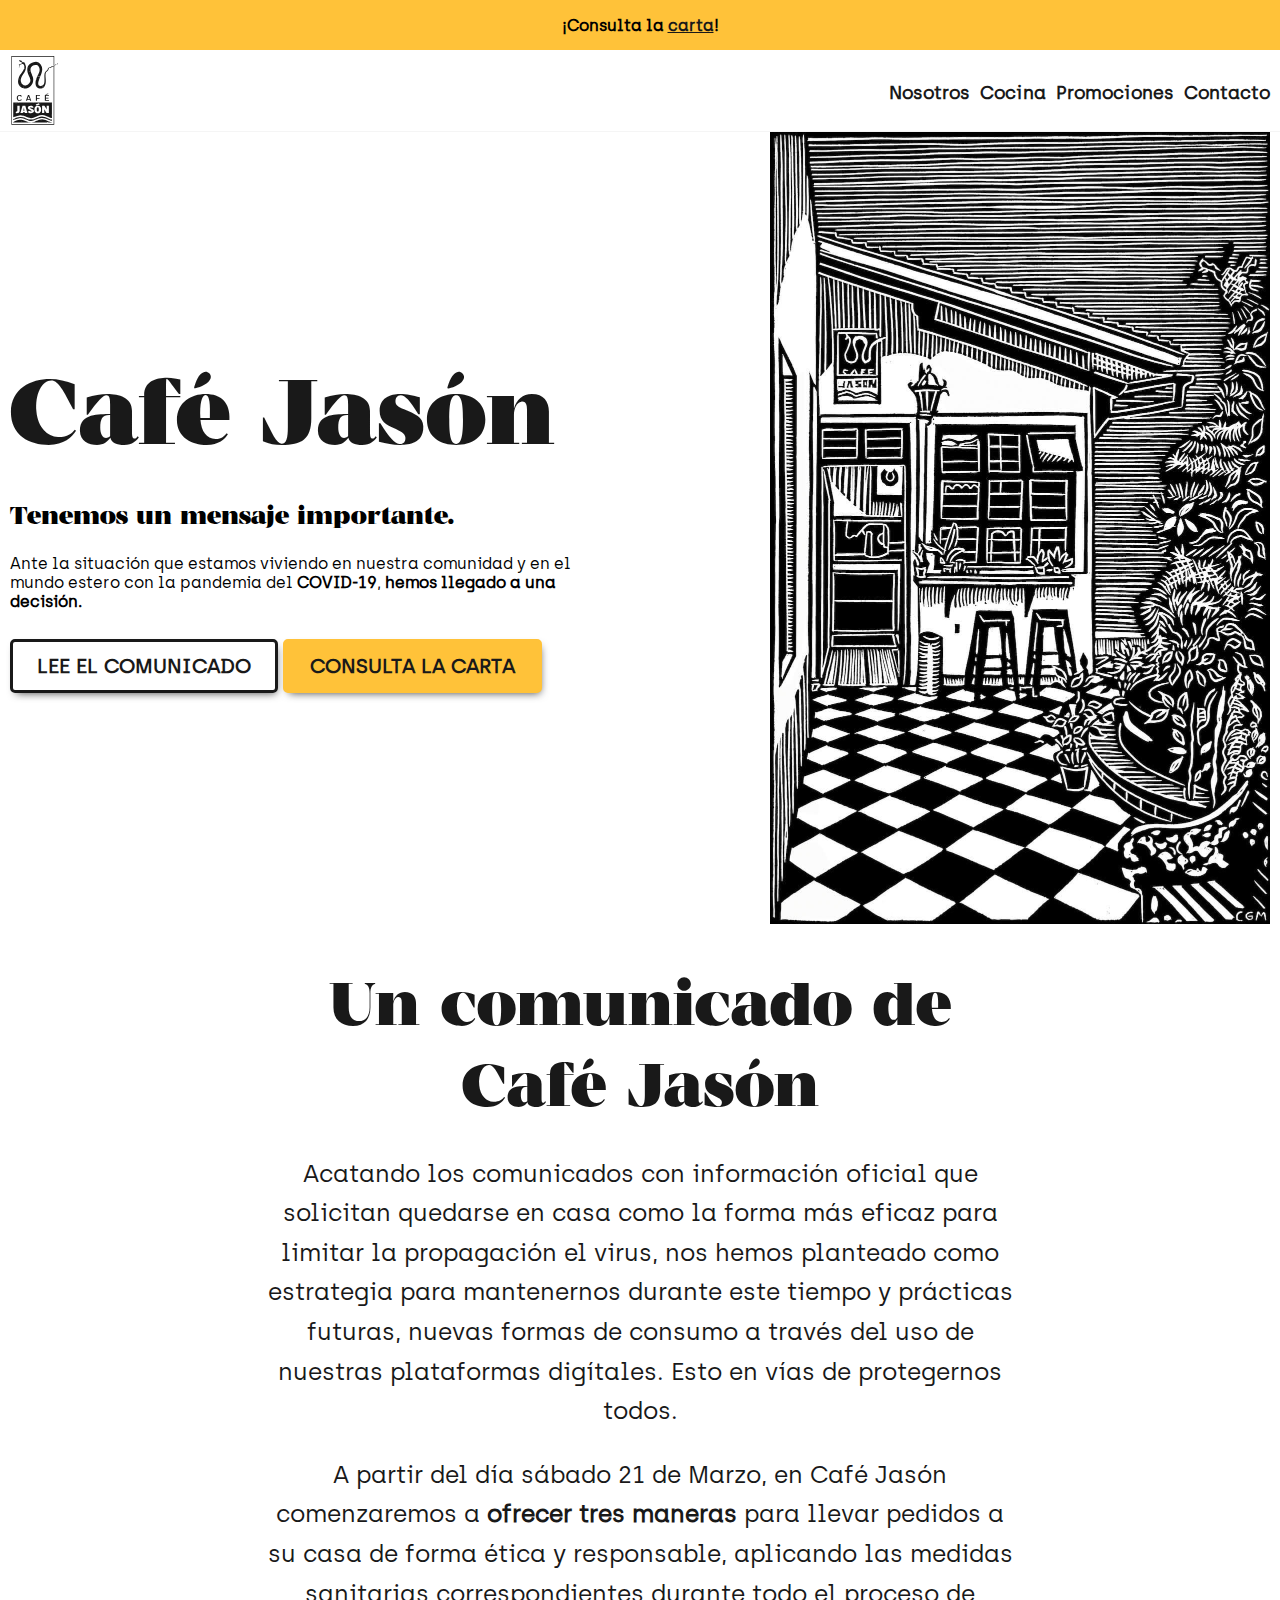
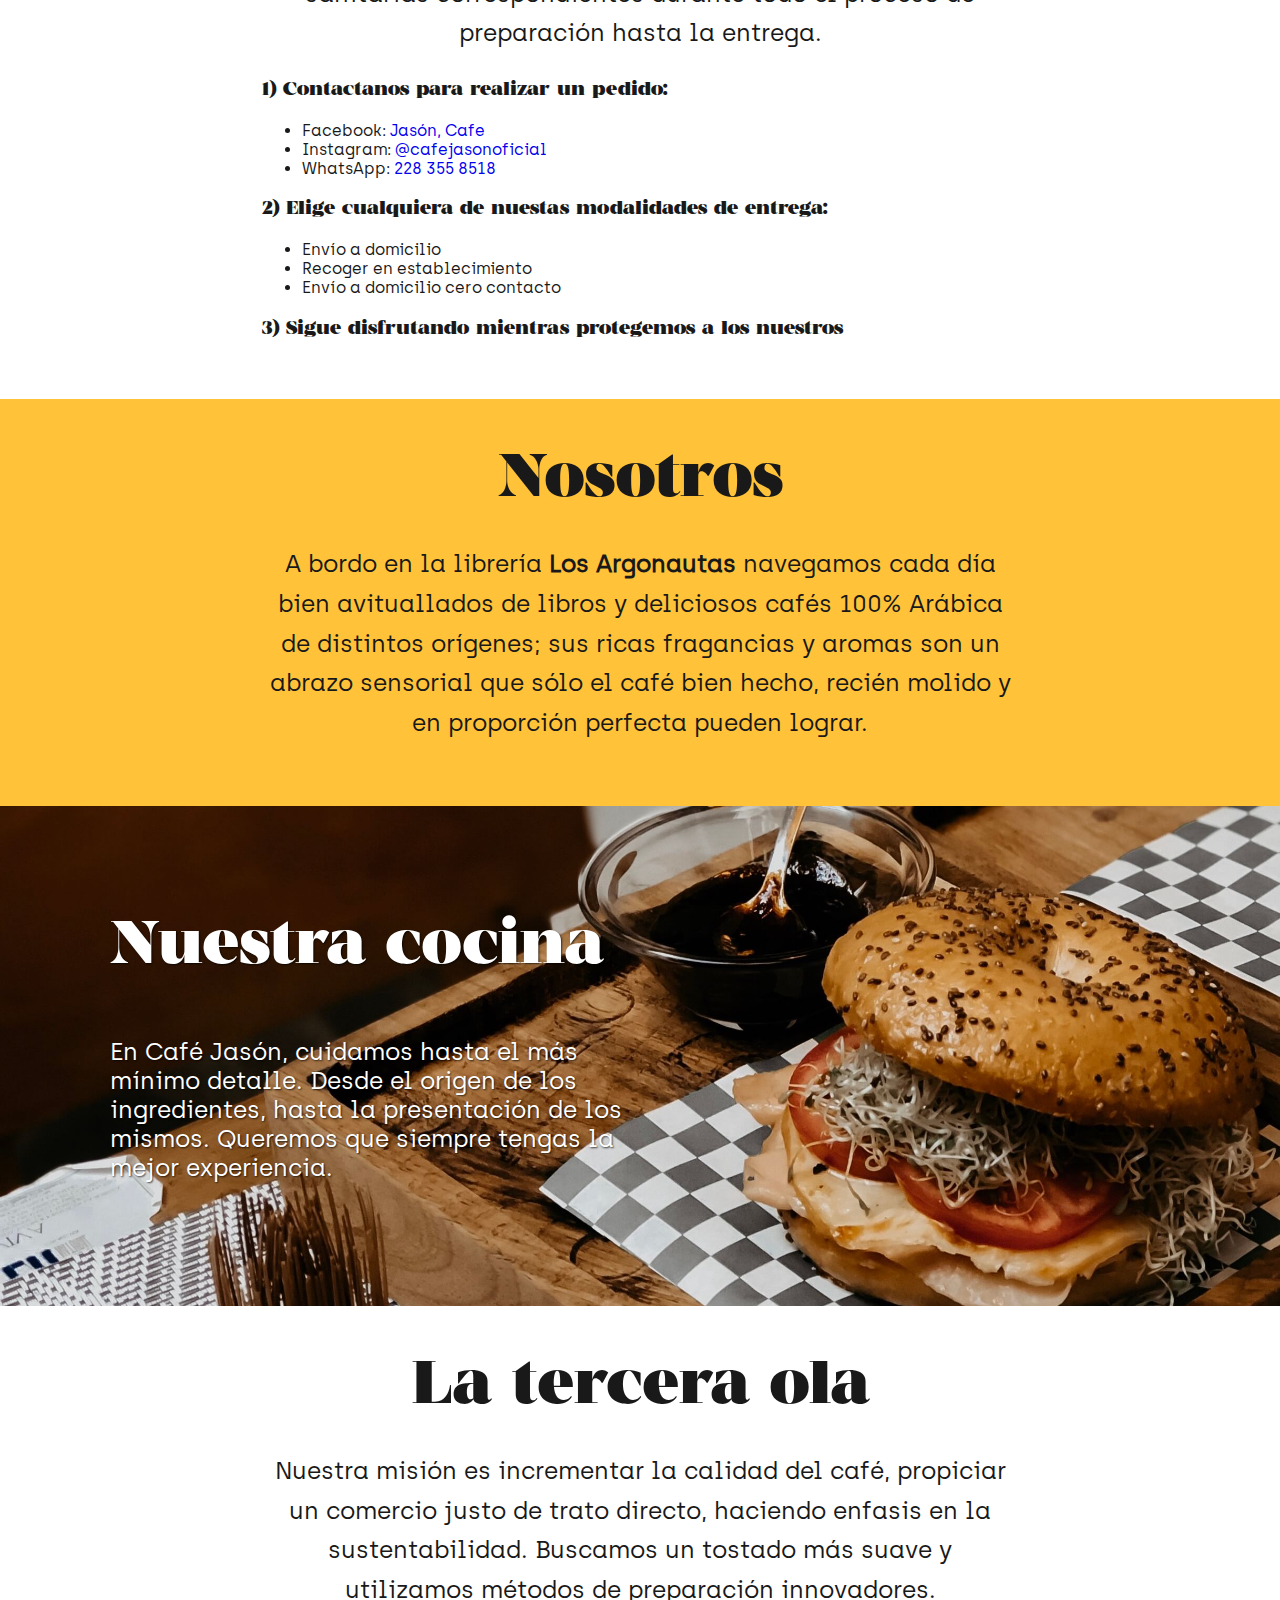
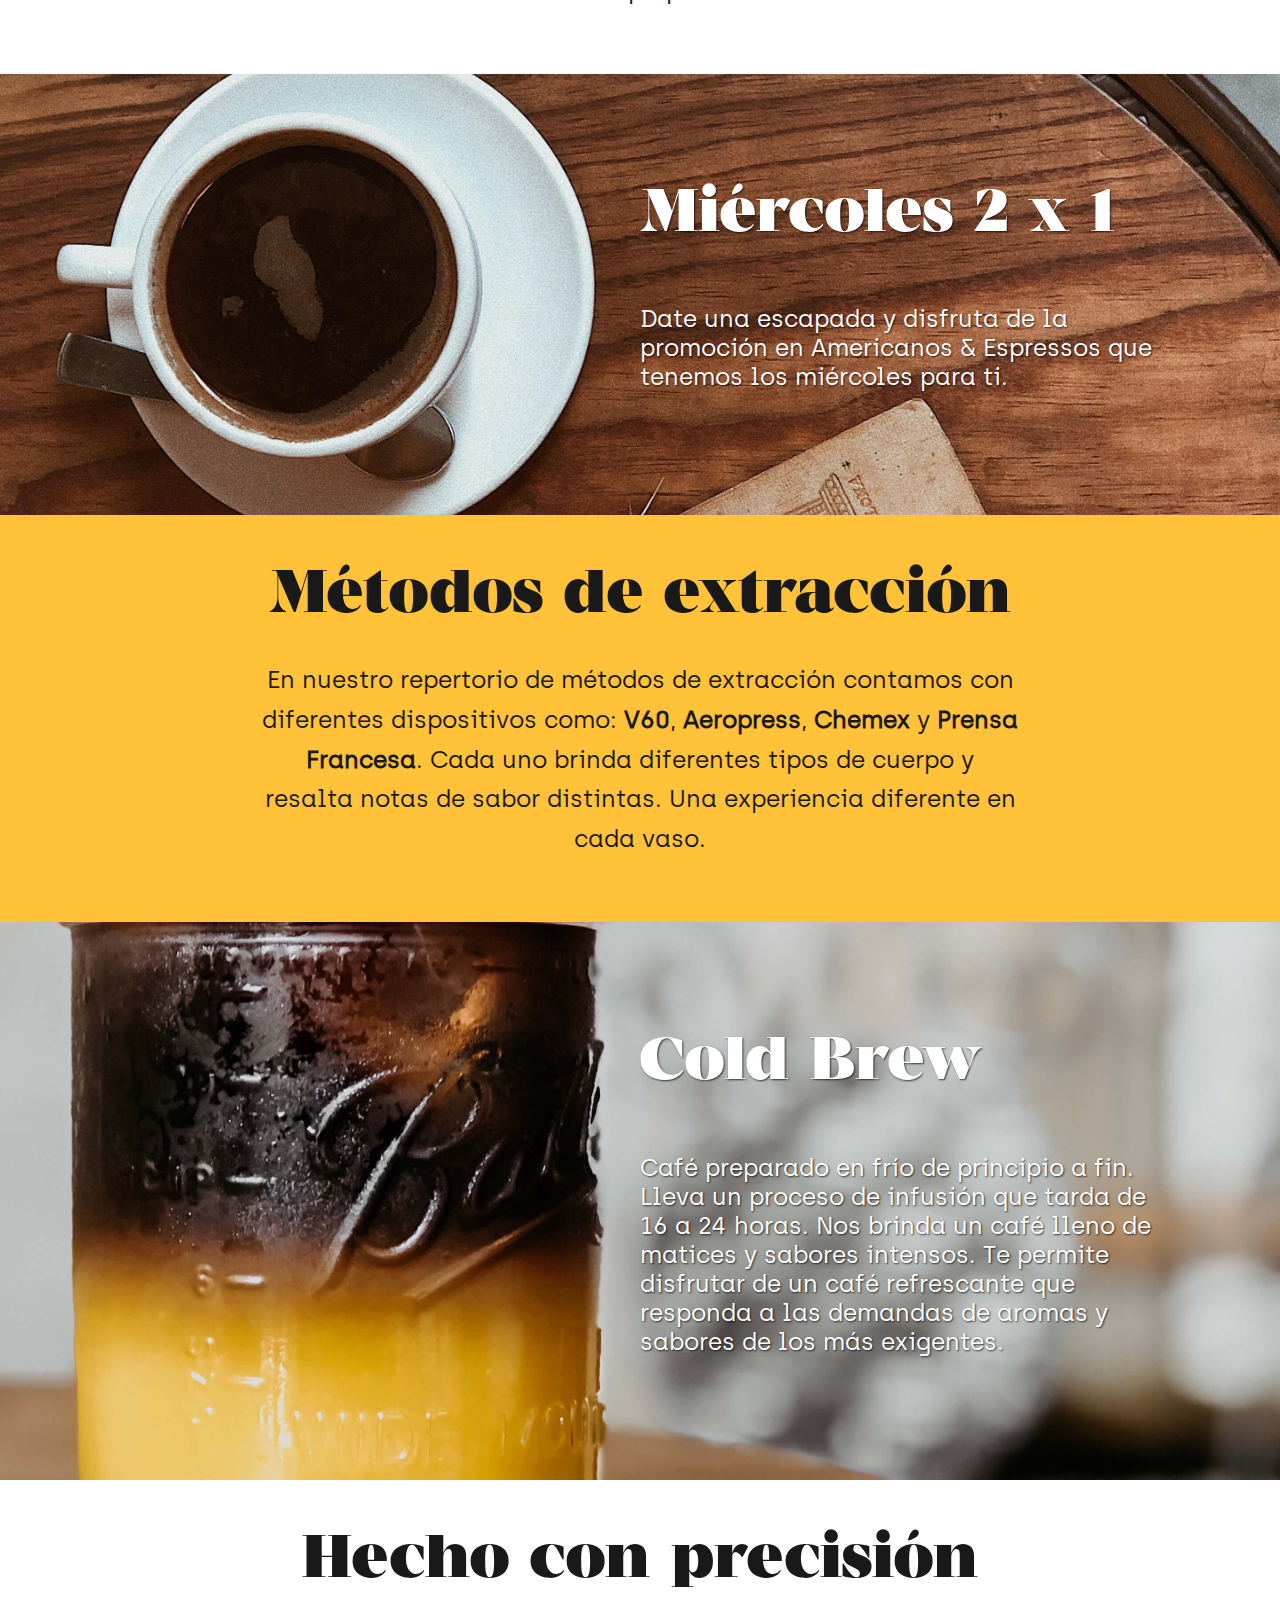
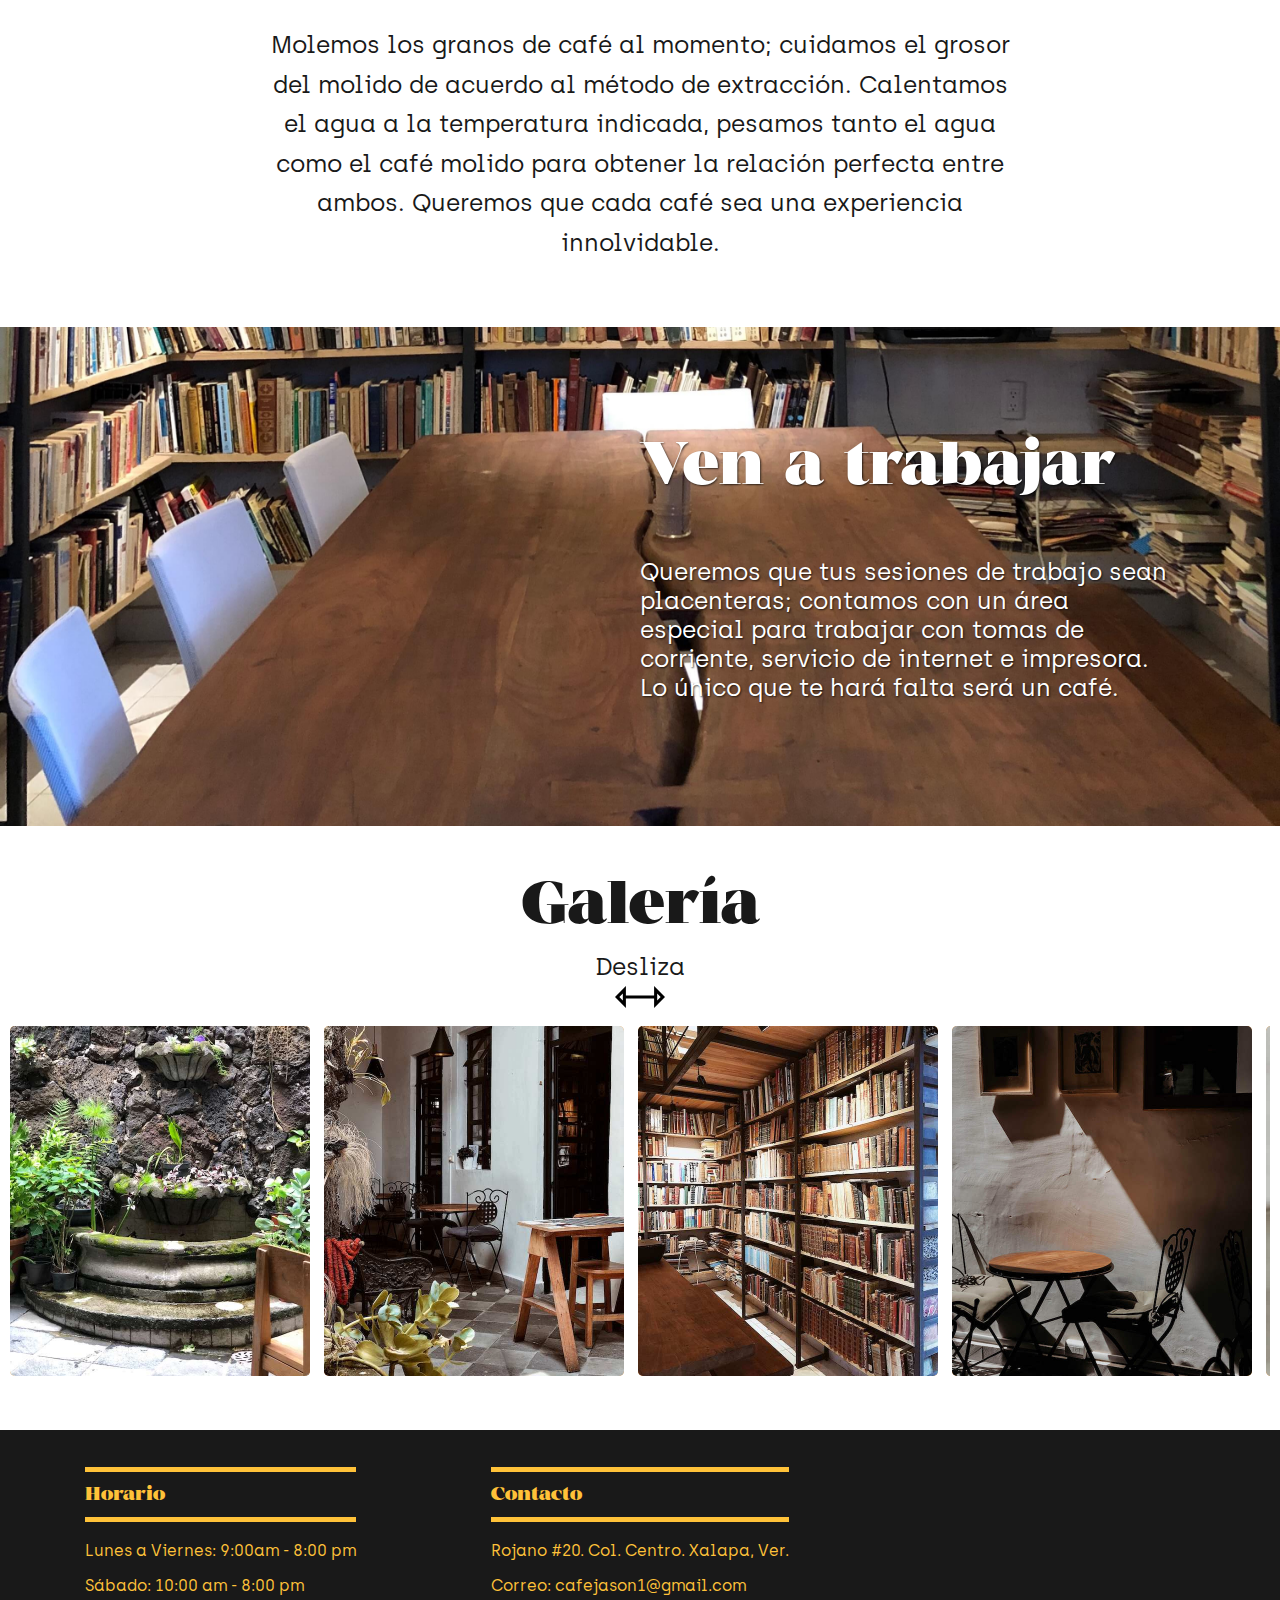
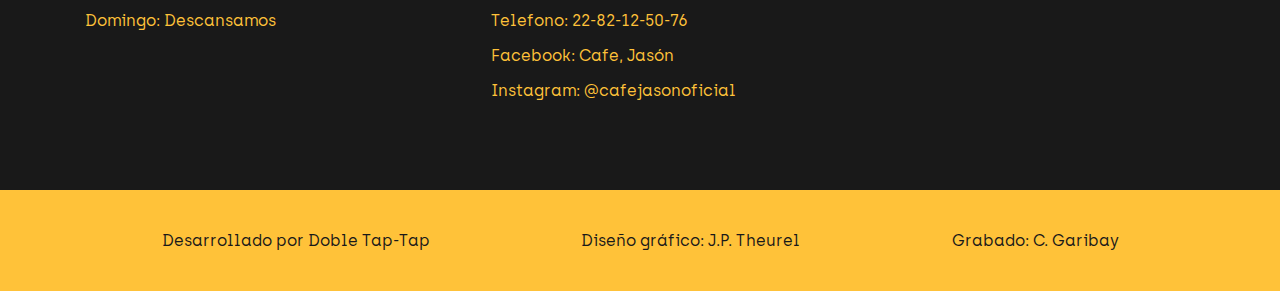
<file: index.html>
<!DOCTYPE html>
<html lang="es">
<head>
    <meta charset="UTF-8">
    <meta name="viewport" content="width=device-width, initial-scale=1.0">
    <meta http-equiv="X-UA-Compatible" content="ie=edge">
    <link rel="shortcut icon" href="./img/favicon.png" type="image/x-icon">
    <title>Café Jasón</title>
    <style>@font-face{font-family:Coachella;src:url("./fonts/Coachella-Regular.otf")}@font-face{font-family:Coachella;src:url("./fonts/Coachella-Black.otf");font-weight:700;font-style:bold}@font-face{font-family:Archia;src:url("./fonts/Archia-regular.ttf")}@font-face{font-family:'icomoon';src:url('./fonts/icomoon.eot?tc7q2y');src:url('./fonts/icomoon.eot?tc7q2y#iefix') format('embedded-opentype'),url('./fonts/icomoon.ttf?tc7q2y') format('truetype'),url('./fonts/icomoon.woff?tc7q2y') format('woff'),url('../fonts/icomoon.svg?tc7q2y#icomoon') format('svg');font-weight:normal;font-style:normal}:root{--primary-color: #9E9E9E;--dark-primary-color: #616161;--light-primary-color: #FFF;--light-accent-color: #ffc239;--dark-accent-color: #F29C3C;--dark-primary-text: #191919;--light-primary-text: #757575;--divider-color: #F5F5F5;--transparent-black: rgba(0, 0, 0, 0.5)}*{box-sizing:border-box}body{margin:0;padding:0;background:var(--light-primary-color);font-family:Archia,sans-serif}h1{font-family:Coachella,sans-serif}a{text-decoration:none}header{position:-webkit-sticky;position:sticky;top:0;z-index:999}.wrapper{max-width:1280px;margin:0 auto;padding:0 10px;height:inherit}[class^="icon-"]{font-family:'icomoon'!important;font-style:normal;font-weight:normal;font-variant:normal;text-transform:none;line-height:1;-webkit-font-smoothing:antialiased;-moz-osx-font-smoothing:grayscale}.icon-menu:before{content:"\e9bd"}.burger-button{display:none;position:fixed;right:5px;top:0px;width:50px;height:50px;font-size:24px;border-radius:50%;line-height:50px;text-align:center;z-index:1000}.fake-header{background:var(--light-accent-color);height:50px;display:flex;justify-content:center;align-items:center}.header-message a{color:var(--dark-primary-text);text-decoration:underline}.main-header{border-bottom:1px solid var(--divider-color);background:white}.main-navbar-container{padding-top:5px;display:flex;justify-content:space-between;align-items:center}.logo{margin:0}.main-navbar ul{display:-webkit-box;display:-ms-flexbox;display:flex;-webkit-box-pack:space-evenly;-ms-flex-pack:space-evenly;justify-content:space-evenly;padding:0}.main-navbar li{list-style:none;margin-left:10px}.main-navbar li a{text-decoration:none;color:var(--dark-primary-text);font-weight:700;font-size:18px}.hero{background:white}.hero-content{display:flex}.hero-text{display:flex;align-items:center}.hero-text-container{max-width:80%}.hero h1{margin:0;font-size:92px;color:var(--dark-primary-text)}.hero-img{width:500px}.hero-cta-container{display:-webkit-box;display:-ms-flexbox;display:flex;padding:12px 0px}.hero-cta{display:inline-block;font-weight:700;text-transform:uppercase;font-size:20px;text-align:center;padding:12px 24px;border-radius:5px;margin-right:5px}.hero-cta.yellow{border:3px solid var(--light-accent-color);color:var(--dark-primary-text);background:var(--light-accent-color)}.hero-cta.black{border:3px solid var(--dark-primary-text);color:var(--dark-primary-text);background:transparent}.black{background:var(--dark-primary-text);color:var(--light-accent-color)}.yellow{background:var(--light-accent-color);color:var(--dark-primary-text)}@media screen and (orientation:portrait){.hero h1{text-align:center}.hero p{margin:0}.hero-content{flex-direction:column;align-items:center}.hero-text{margin-bottom:10px}.hero-text-container{margin:0 auto}.hero-cta-container{justify-content:center}}@media screen and (max-width:1200px){.hero h1{font-size:64px}}@media screen and (max-width:1024px){.hero-cta{font-size:16px}}@media screen and (max-width:767px){.burger-button{display:block}.main-navbar-container{display:block}.main-navbar{position:fixed;background:white;z-index:3;top:0;left:-100vw;width:100vw;height:100vh;display:flex;justify-content:center;align-items:center}.main-navbar-container .logo{text-align:center}.main-navbar ul{height:50%;margin:0;display:flex;flex-flow:column;justify-content:space-between}.main-navbar ul li{text-align:center;margin:0}.main-navbar li a{justify-content:center;font-size:32px}}@media screen and (max-width:414px){.logo img{width:30px}.hero h1{font-size:46px}.hero-img{width:100%}.hero-cta{padding:12px 6px}}</style>
</head>
<body>
    <i class="icon-menu burger-button" id="burger-button"></i>
    <header class="">
        <div class="fake-header">
            <p class="header-message"><strong>¡Consulta la <a href="./img/carta.pdf" target="_blank">carta</a>!</strong></p>
        </div>
        <div class="main-header">
            <div class="wrapper">
                <div class="main-navbar-container">
                    <figure class="logo">
                        <a href="./index.html">
                            <img src="./img/logo-black.svg" alt="Logo" width="50px">
                        </a>
                    </figure>
                    <nav class="main-navbar">
                        <ul>
                            <!-- <li><a class="menu-link" href="./menu.html">Menú</a></li> -->
                            <li><a class="menu-link" href="#about">Nosotros</a></li>
                            <li><a class="menu-link" href="#kitchen">Cocina</a></li>
                            <li><a class="menu-link" href="#miercoles">Promociones</a></li>
                            <li><a class="menu-link" href="#info">Contacto</a></li>
                        </ul>
                    </nav>
                </div>
            </div>
        </div>
    </header>
    <section id="hero" class="hero">
        <div class="wrapper">
            <div class="hero-content">
                <div class="hero-text">
                    <div class="hero-text-container">
                        <h1>Café Jasón</h1>
                        <h2 >Tenemos un mensaje importante.</h2>
                        <p>Ante la situación que estamos viviendo en nuestra comunidad y en el mundo estero con la pandemia del <b>COVID-19</b>, <b>hemos llegado a una decisión.</b></p>
                        <!-- <p>Somos una cafetería de especialidad de la 3ra ola, ubicada en pleno centro de la ciudad de Xalapa, Ver.</p> -->
                        <div class="hero-cta-container">
                            <!-- <a href="./menu.html" class="hero-cta yellow">Ver el menú</a> -->
                            <a href="#comunicado" class="hero-cta black">Lee el comunicado</a>
                            <a href="./img/carta.pdf" class="hero-cta yellow">Consulta la carta</a>
                        </div>
                    </div>
                </div>
                <div class="hero-img-container">
                    <img class="hero-img" src="./img/grabado.jpg" alt="Grabado">
                </div>
            </div>
        </div>
    </section>
    <section id="comunicado" class="text-section white-section">
        <div class="wrapper">
            <div class="text-wrapper-centered">
                <h2>Un comunicado de Café Jasón</h2>
                <!-- <p>Ante la situación que estamos viviendo en nuestra comunidad y en el mundo estero con la pandemia del COVID-19, <b>hemos llegado a una decisión:</b></p> -->
                <p>Acatando los comunicados con información oficial que solicitan quedarse en casa como la forma más eficaz para limitar la propagación el virus, nos hemos planteado como estrategia para mantenernos durante este tiempo y prácticas futuras, nuevas formas de consumo a través del uso de nuestras plataformas digítales. Esto en vías de protegernos todos.</p>
                <p>A partir del día sábado 21 de Marzo, en Café Jasón comenzaremos a <b>ofrecer tres maneras</b> para llevar pedidos a su casa de forma ética y responsable, aplicando las medidas sanitarias correspondientes durante todo el proceso de preparación hasta la entrega.</p>
                <div class="instructions">
                    <h3>1) Contactanos para realizar un pedido:</h3>
                    <ul class="instructions-list">
                        <li>Facebook: <a href="https://www.facebook.com/CafeJason/">Jasón, Cafe</a></li>
                        <li>Instagram: <a href="https://www.instagram.com/cafejasonoficial/">@cafejasonoficial</a></li>
                        <li>WhatsApp: <a href="https://wa.me/5212283558518">228 355 8518</a></li>
                    </ul>
                    <h3>2) Elige cualquiera de nuestas modalidades de entrega:</h3>
                    <ul class="instructions-list">
                        <li>Envío a domicilio</li>
                        <li>Recoger en establecimiento</li>
                        <li>Envío a domicilio cero contacto</li>
                    </ul>
                    <h3>3) Sigue disfrutando mientras protegemos a los nuestros</h3>
                </div>
            </div>
        </div>
    </section>
    <section id="about" class="text-section yellow-section">
        <div class="wrapper">
            <div class="text-wrapper-centered">
                <h2>Nosotros</h2>
                <p>A bordo en la librería <strong>Los Argonautas</strong> navegamos cada día bien avituallados de libros y deliciosos cafés 100% Arábica de distintos orígenes; sus ricas fragancias y aromas son un abrazo sensorial que sólo el café bien hecho, recién molido y en proporción perfecta pueden lograr.</p>
            </div>
        </div>
    </section>
    <section id="kitchen" class="img-section">
        <div class="wrapper">
            <div class="image-section-text-container">
                <div class="text-wrapper-left">
                    <h2>Nuestra cocina</h2>
                    <p>En Café Jasón, cuidamos hasta el más mínimo detalle. Desde el origen de los ingredientes, hasta la presentación de los mismos. Queremos que siempre tengas la mejor experiencia.</p>
                    <!-- <a href="./menu.html" class="hero-cta yellow">Ve el menú</a> -->
                </div>
            </div>
        </div>
    </section>
    <section class="text-section white-section">
        <div class="wrapper">
            <div class="text-wrapper-centered">
                <h2>La tercera ola</h2>
                <p>Nuestra misión es incrementar la calidad del café, propiciar un comercio justo de trato directo, haciendo enfasis en la sustentabilidad. Buscamos un tostado más suave y utilizamos métodos de preparación innovadores.</p>
            </div>
        </div>
    </section>
    <section id="miercoles" class="img-section">
        <div class="wrapper">
            <div class="image-section-text-container">
                <div class="text-wrapper-right">
                    <h2>Miércoles 2 x 1</h2>
                    <p>Date una escapada y disfruta de la promoción en Americanos & Espressos que tenemos los miércoles para ti.</p>
                </div>
            </div>
        </div>
    </section>
    <section class="text-section yellow-section">
        <div class="wrapper">
            <div class="text-wrapper-centered">
                <h2>Métodos de extracción</h2>
                <p>En nuestro repertorio de métodos de extracción contamos con diferentes dispositivos como: <strong>V60</strong>, <strong>Aeropress</strong>, <strong>Chemex</strong> y <strong>Prensa Francesa</strong>. Cada uno brinda diferentes tipos de cuerpo y resalta notas de sabor distintas. Una experiencia diferente en cada vaso.</p>
            </div>
        </div>
    </section>
    <section id="cold" class="img-section">
        <div class="wrapper">
            <div class="image-section-text-container">
                <div class="text-wrapper-right">
                    <h2>Cold Brew</h2>
                    <p>Café preparado en frío de principio a fin. Lleva un proceso de infusión que tarda de 16 a 24 horas. Nos brinda un café lleno de matices y sabores intensos. Te permite disfrutar de un café refrescante que responda a las demandas de aromas y sabores de los más exigentes.</p>
                </div>
            </div>
        </div>
    </section>
    <section class="text-section white-section">
        <div class="wrapper">
            <div class="text-wrapper-centered">
                <h2>Hecho con precisión</h2>
                <p>Molemos los granos de café al momento; cuidamos el grosor del molido de acuerdo al método de extracción. Calentamos el agua a la temperatura indicada, pesamos tanto el agua como el café molido para obtener la relación perfecta entre ambos. Queremos que cada café sea una experiencia innolvidable.</p>
            </div>
        </div>
    </section>
    <section id="work" class="img-section">
        <div class="wrapper">
            <div class="image-section-text-container">
                <div class="text-wrapper-right">
                    <!-- <h2>Trabaja con comodidad</h2> -->
                    <h2>Ven a trabajar</h2>
                    <p>Queremos que tus sesiones de trabajo sean placenteras; contamos con un área especial para trabajar con tomas de corriente, servicio de internet e impresora. Lo único que te hará falta será un café.</p>
                </div>
            </div>
        </div>
    </section>
    <section id="gallery" class="text-section white-section">
        <div class="wrapper">
            <h2>Galería</h2>
            <p class="scroll-text">Desliza</p>
            <figure class="scroll-img">
                <img src="./img/scroll.svg" alt="" width="50px">
            </figure>
            <div class="carousel">
                <div class="carousel-container">
                    <div class="carousel-item">
                        <img class="carousel-item-img" src="./img/gallery-1.JPG" alt="">
                    </div>
                    <div class="carousel-item">
                        <img class="carousel-item-img" src="./img/gallery-2.jpg" alt="">
                    </div>
                    <div class="carousel-item">
                        <img class="carousel-item-img" src="./img/gallery-3.JPG" alt="">
                    </div>
                    <div class="carousel-item">
                        <img class="carousel-item-img" src="./img/gallery-4.JPG" alt="">
                    </div>
                    <div class="carousel-item">
                        <img class="carousel-item-img" src="./img/gallery-5.JPG" alt="">
                    </div>
                    <div class="carousel-item">
                        <img class="carousel-item-img" src="./img/gallery-6.JPG" alt="">
                    </div>
                    <div class="carousel-item">
                        <img class="carousel-item-img" src="./img/gallery-7.JPG" alt="">
                    </div>
                </div>
            </div>
        </div>
    </section>
    <section id="info" class="black-section">
        <div class="wrapper">
            <div class="squares-container">
                <div class="square">
                    <div>
                        <h3 class="square-title"><span>Horario</span></h3>
                        <div class="square-info">
                            <p>Lunes a Viernes: 9:00am - 8:00 pm</p>
                            <p>Sábado: 10:00 am - 8:00 pm</p>
                            <p>Domingo: Descansamos</p>
                        </div>
                    </div>
                </div>
                <div class="square">
                    <div>
                        <h3 class="square-title"><span>Contacto</span></h3>
                        <div class="square-info">
                            <p>Rojano #20. Col. Centro. Xalapa, Ver.</p>
                            <p>Correo: <a class="info-link" href="mailto:cafejason1@gmail.com">cafejason1@gmail.com</a></p>
                            <p>Telefono: <a class="info-link" href="tel:+522282125076">22-82-12-50-76</a></p>
                            <p>Facebook: <a class="info-link" href="https://www.facebook.com/CafeJason" target="_blank" rel="noopener noreferrer">Cafe, Jasón</a></p>
                            <p>Instagram: <a class="info-link" href="https://www.instagram.com/cafejasonoficial/" target="_blank" rel="noopener noreferrer">@cafejasonoficial</a></p>
                        </div>
                    </div>
                </div>
                <div class="square map">
                        <iframe class="google-maps" src="https://www.google.com/maps/embed?pb=!1m18!1m12!1m3!1d3760.3141804154056!2d-96.91956918466347!3d19.52812058683013!2m3!1f0!2f0!3f0!3m2!1i1024!2i768!4f13.1!3m3!1m2!1s0x85db33bff4c72fc7%3A0x6531e591230fe9b1!2zQ2Fmw6kgSmFzw7Nu!5e0!3m2!1ses-419!2smx!4v1564527659232!5m2!1ses-419!2smx" frameborder="0" style="border:0" allowfullscreen></iframe>
                </div>
            </div>
        </div>
    </section>
    <footer>
        <div class="footer-content-container wrapper">
            <p class="footer-link">Desarrollado por <a href="http://dobletaptap.com" target="_blank">Doble Tap-Tap</a></p>
            <p class="footer-link">Diseño gráfico: <a href="https://www.instagram.com/theurel__/" target="_blank">J.P. Theurel</a></p>
            <p class="footer-link">Grabado: <a href="https://www.instagram.com/carlosgaribaymillan/" target="_blank">C. Garibay</a></p>
        </div>
    </footer>
    <link rel="stylesheet" href="./css/style.min.css">
    <script src="./js/zenscroll-min.js"></script>
    <script>
        const mainNavbar = document.querySelector('.main-navbar')
        const burgerButton = document.getElementById('burger-button')
        const menuLinks = document.querySelectorAll('.menu-link')

        burgerButton.addEventListener('click', () => {
            mainNavbar.classList.toggle('active')
        })

        for (let i = 0; i < menuLinks.length; i++) {
            menuLinks.item(i).addEventListener('click', () => {
                mainNavbar.classList.toggle('active')
            })
        }
    </script>
</body>
</html>
</file>
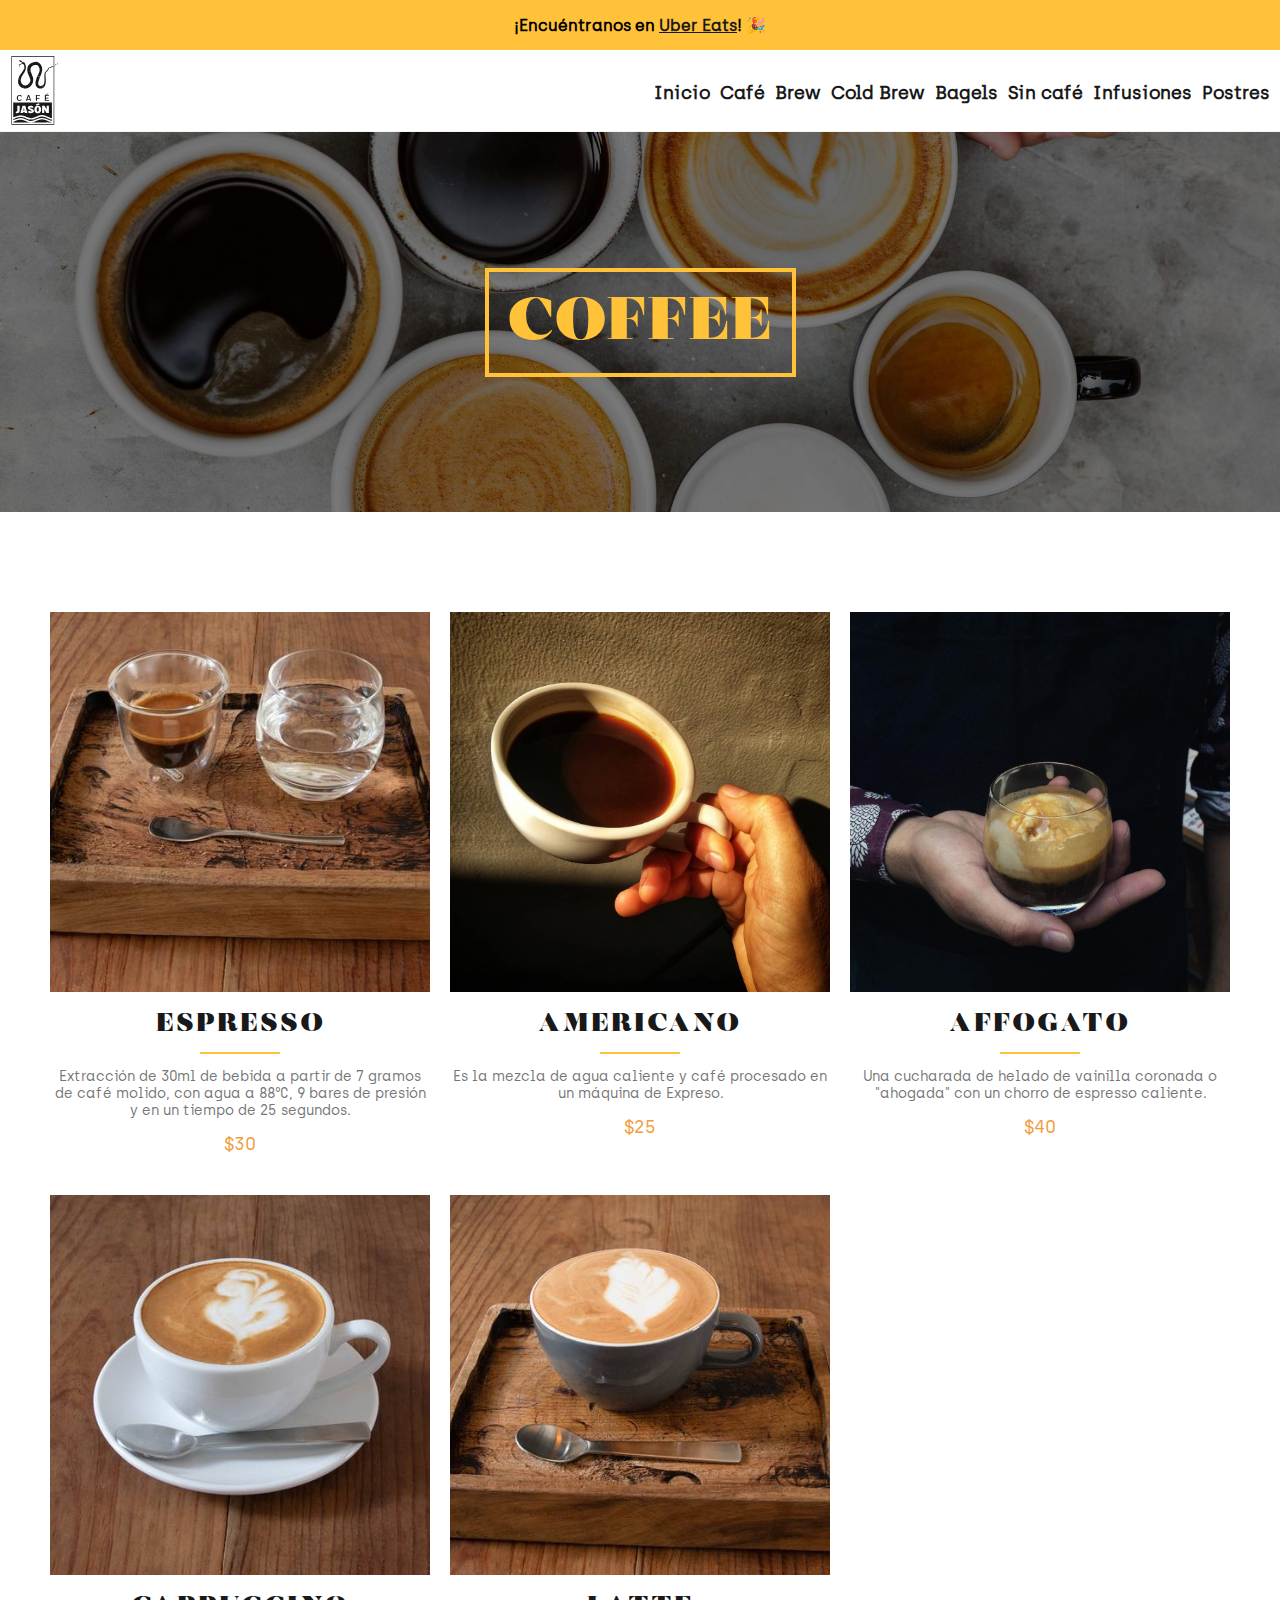
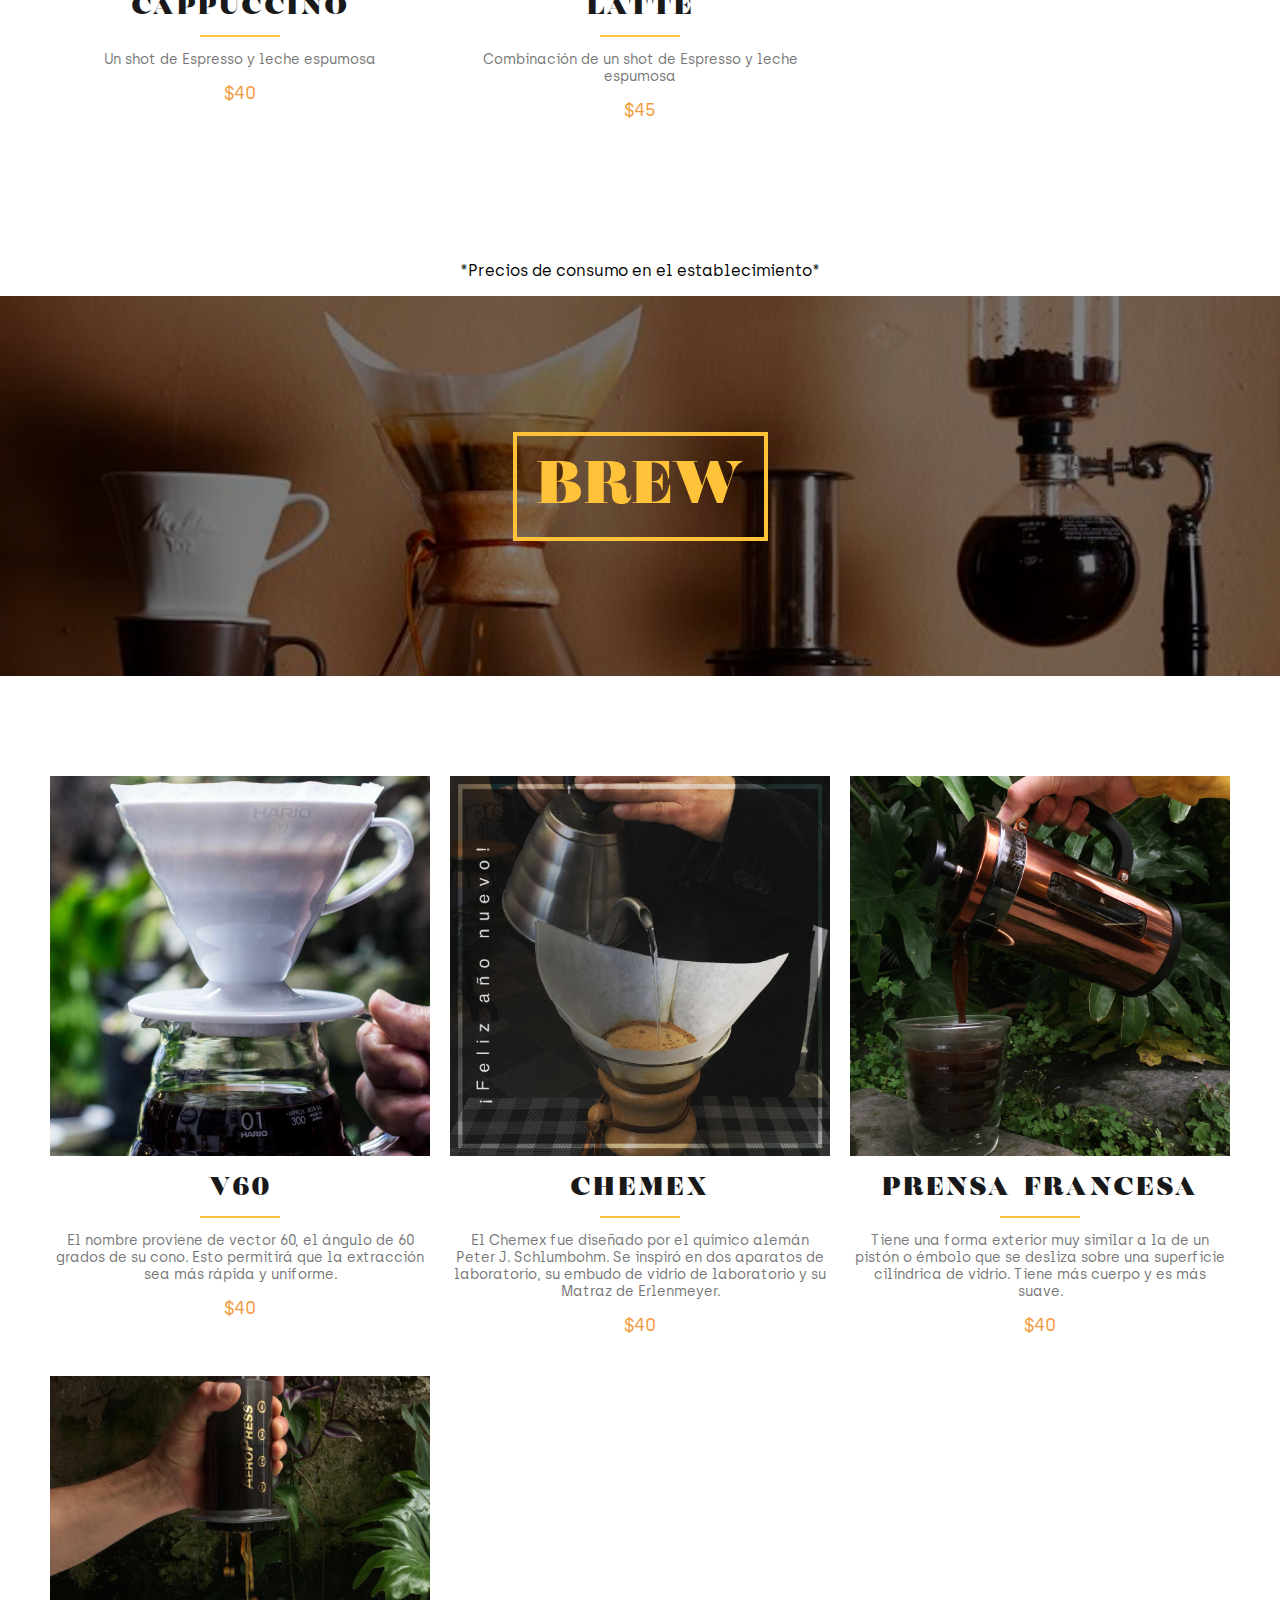
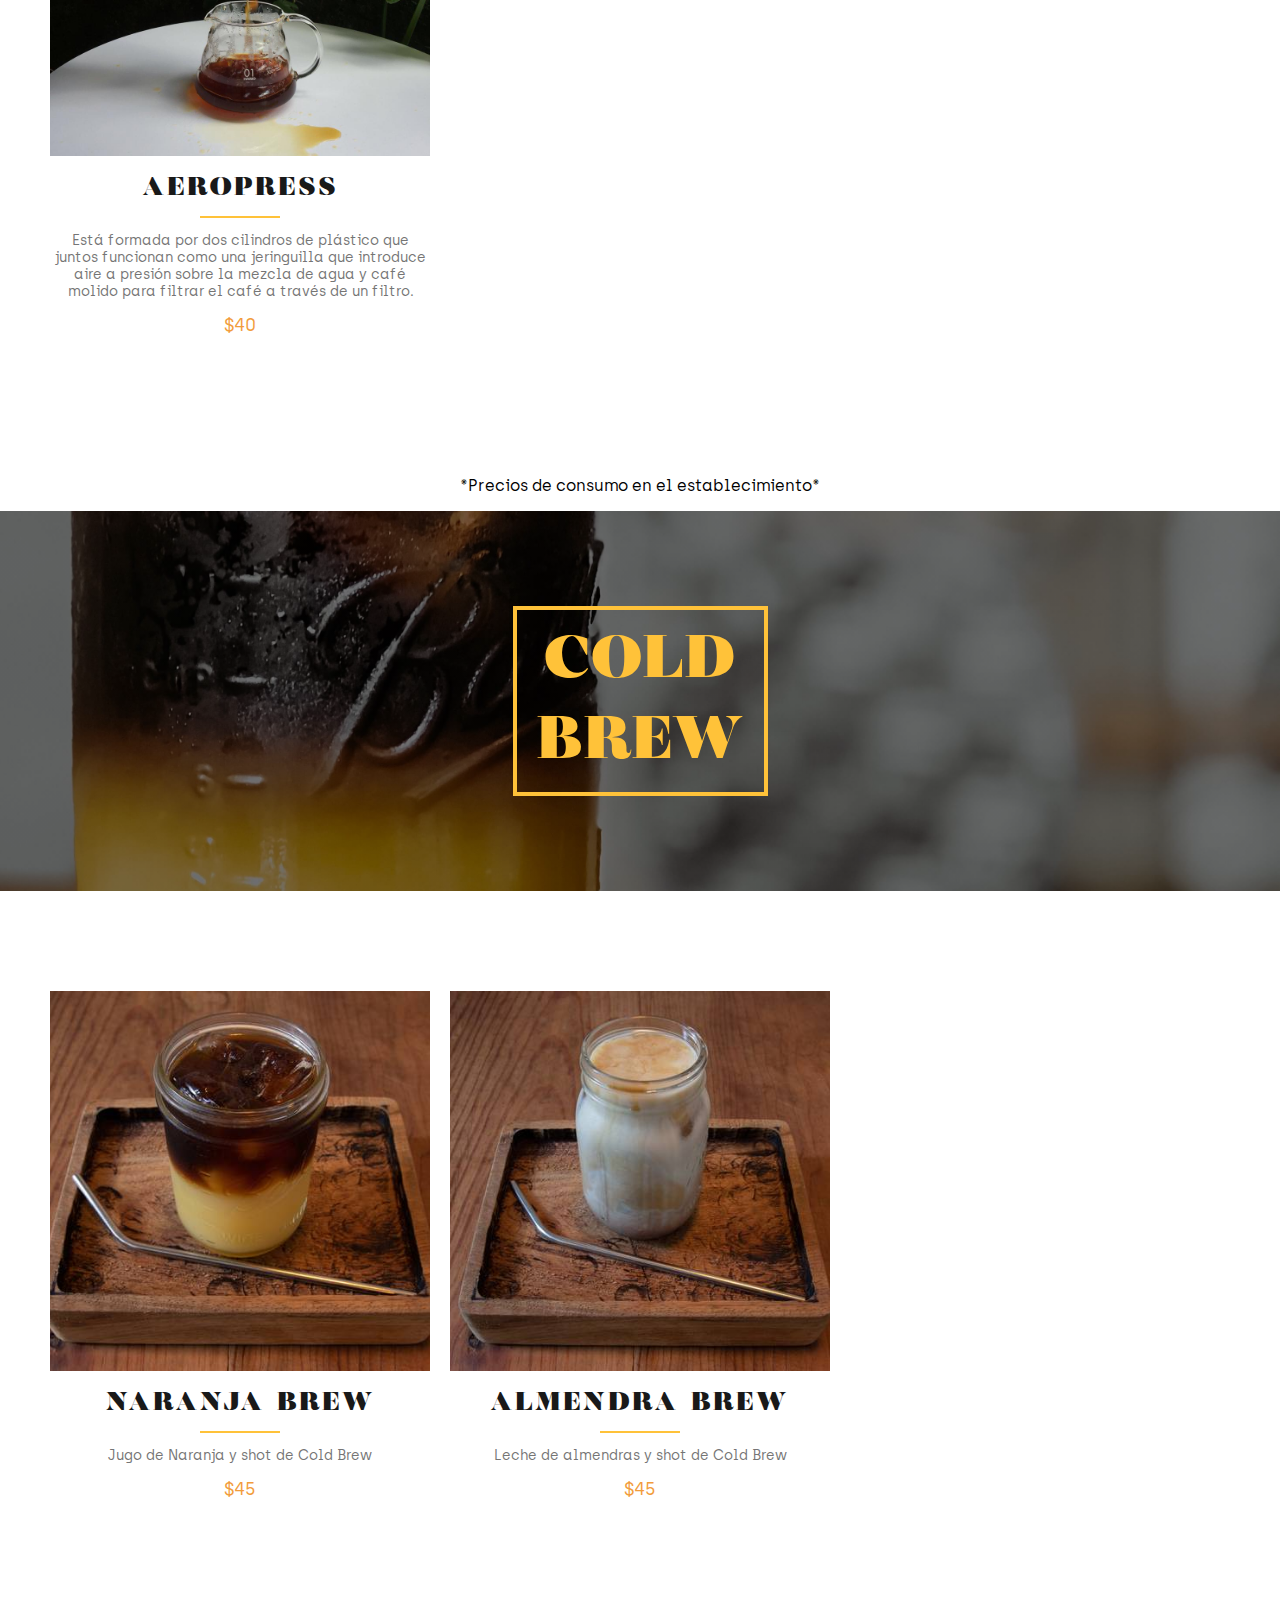
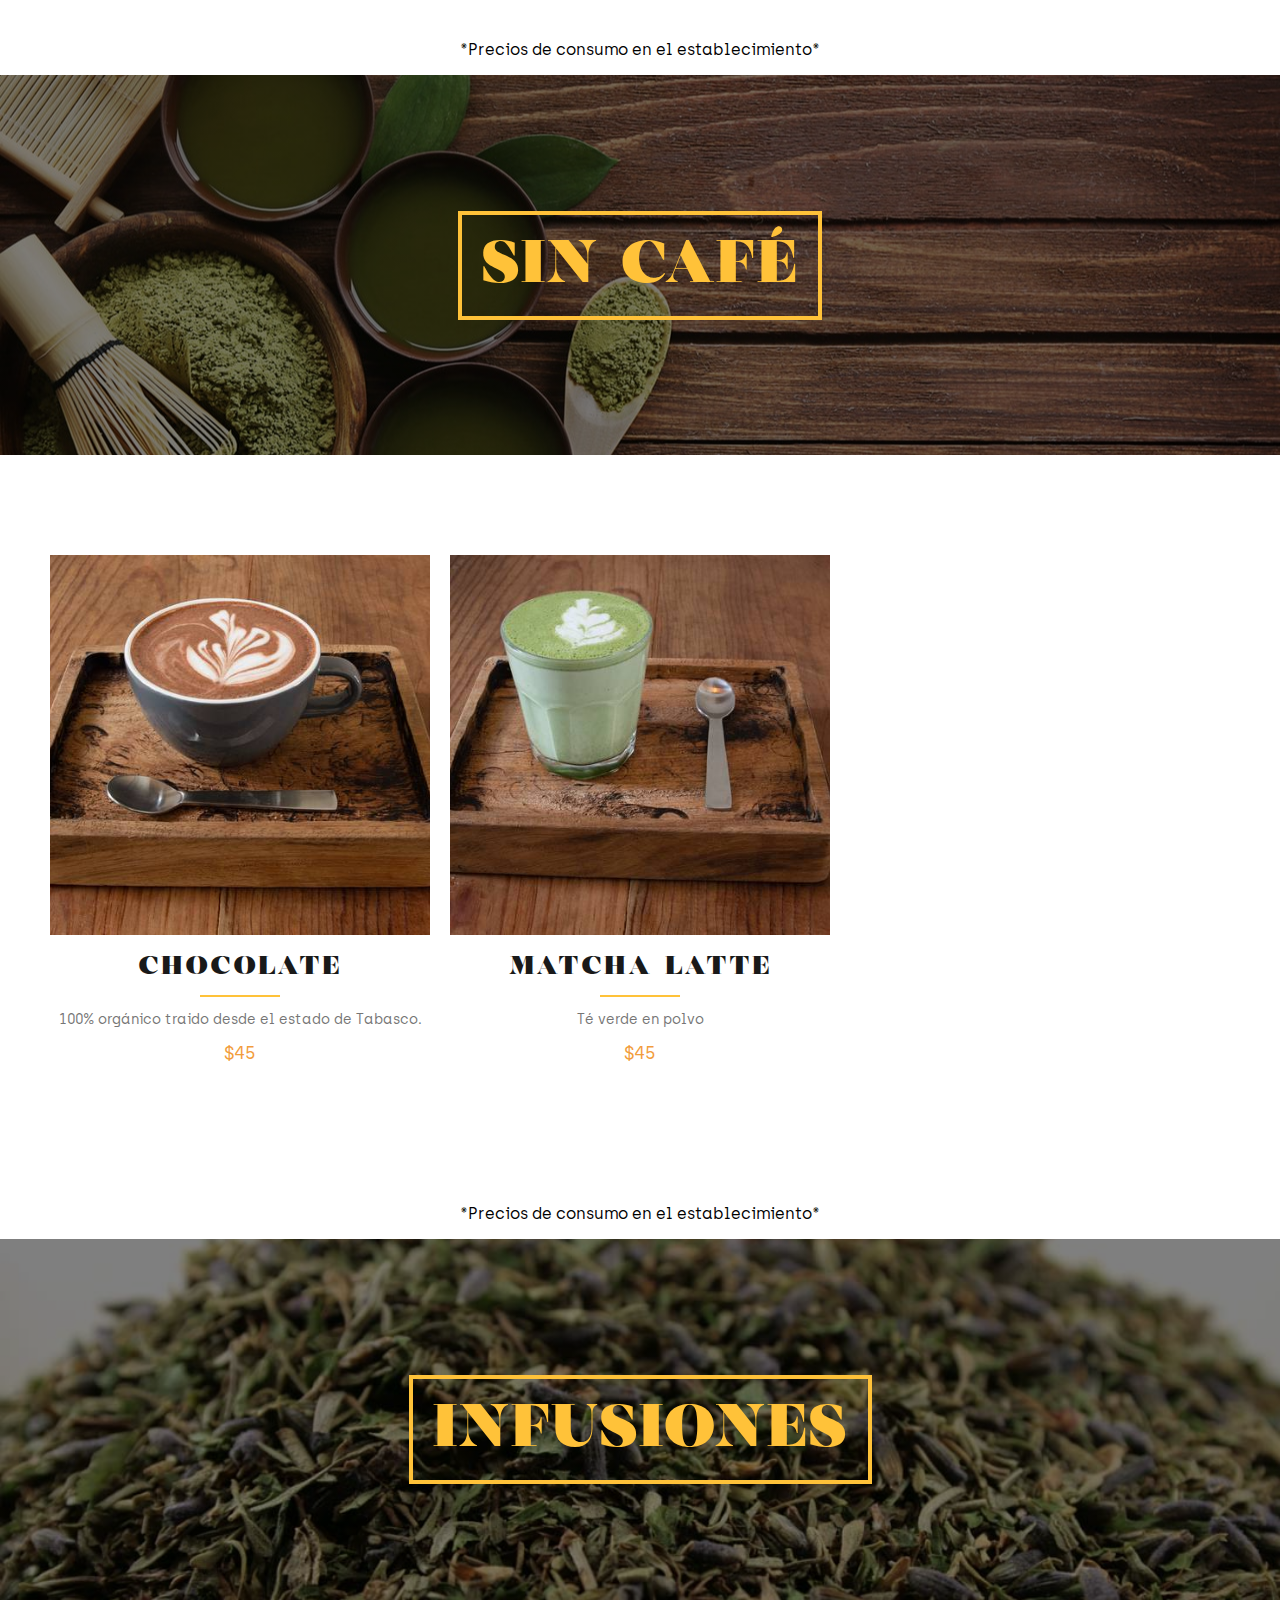
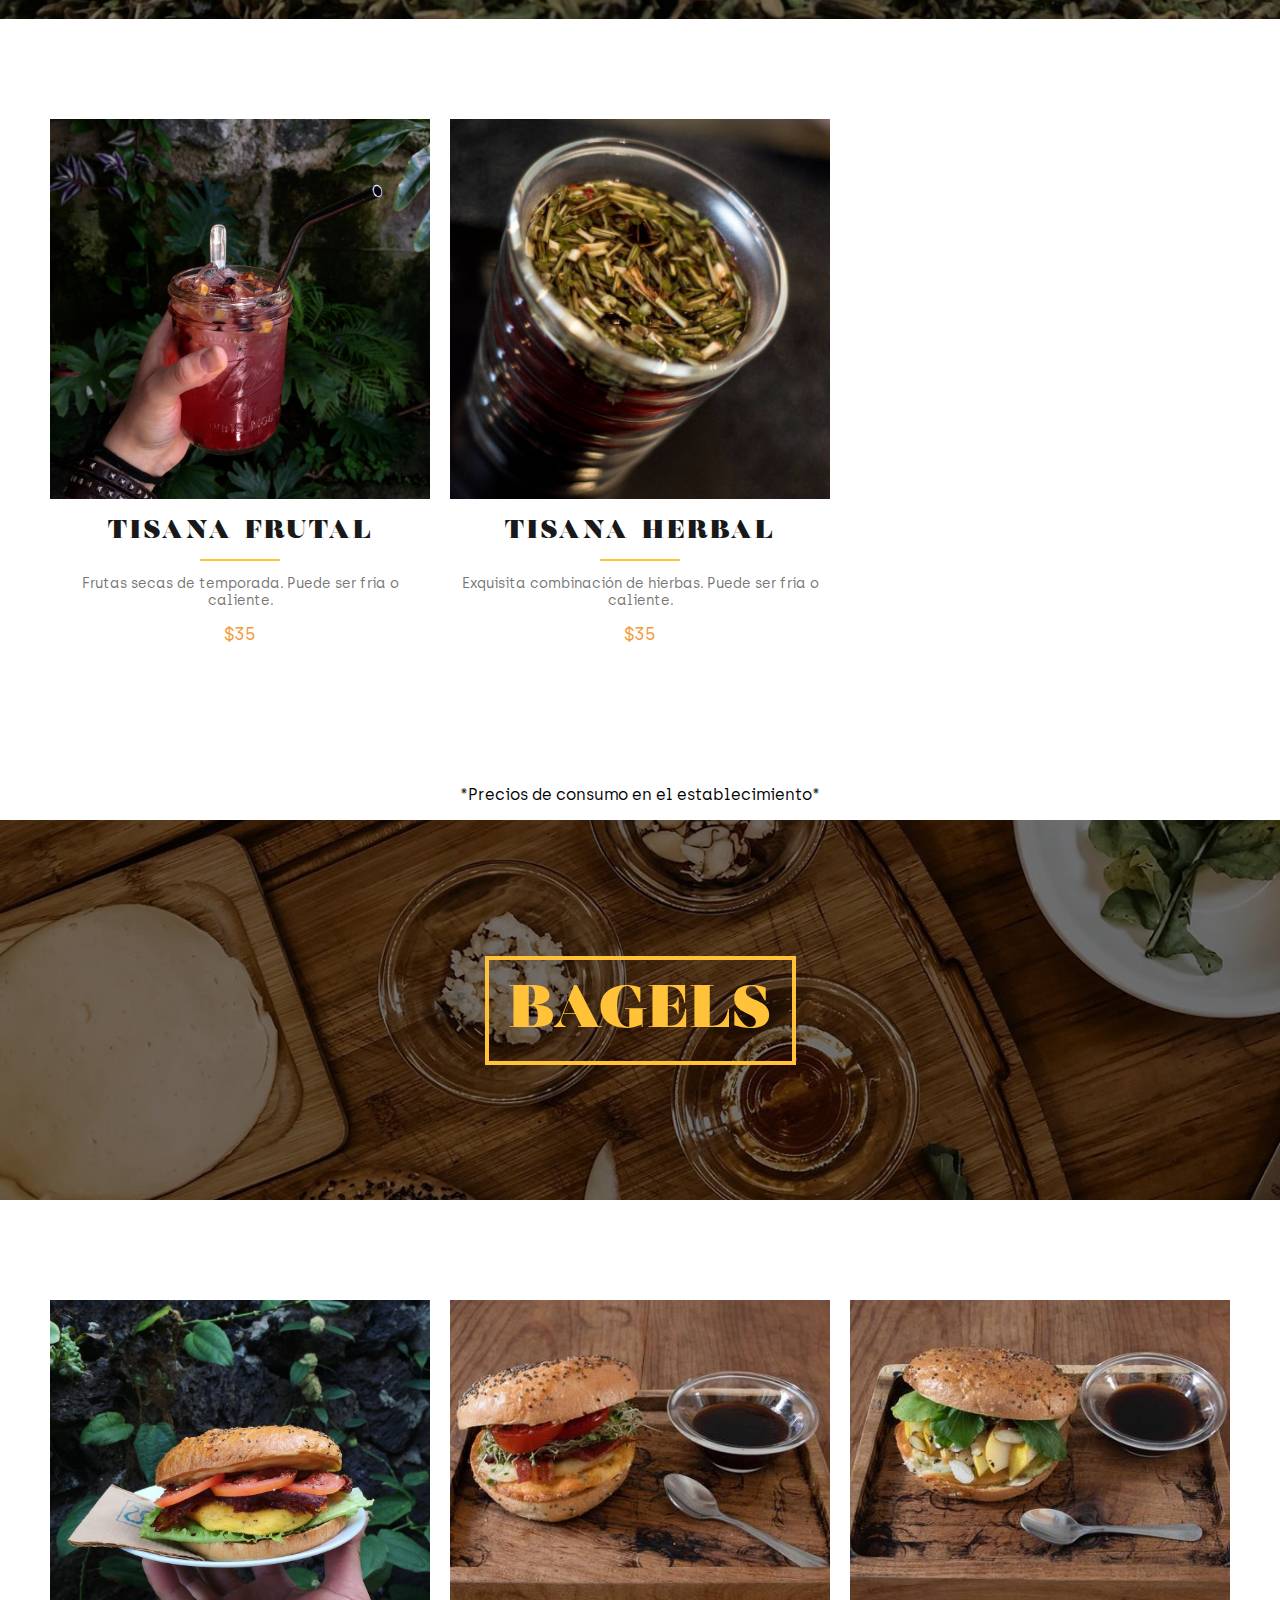
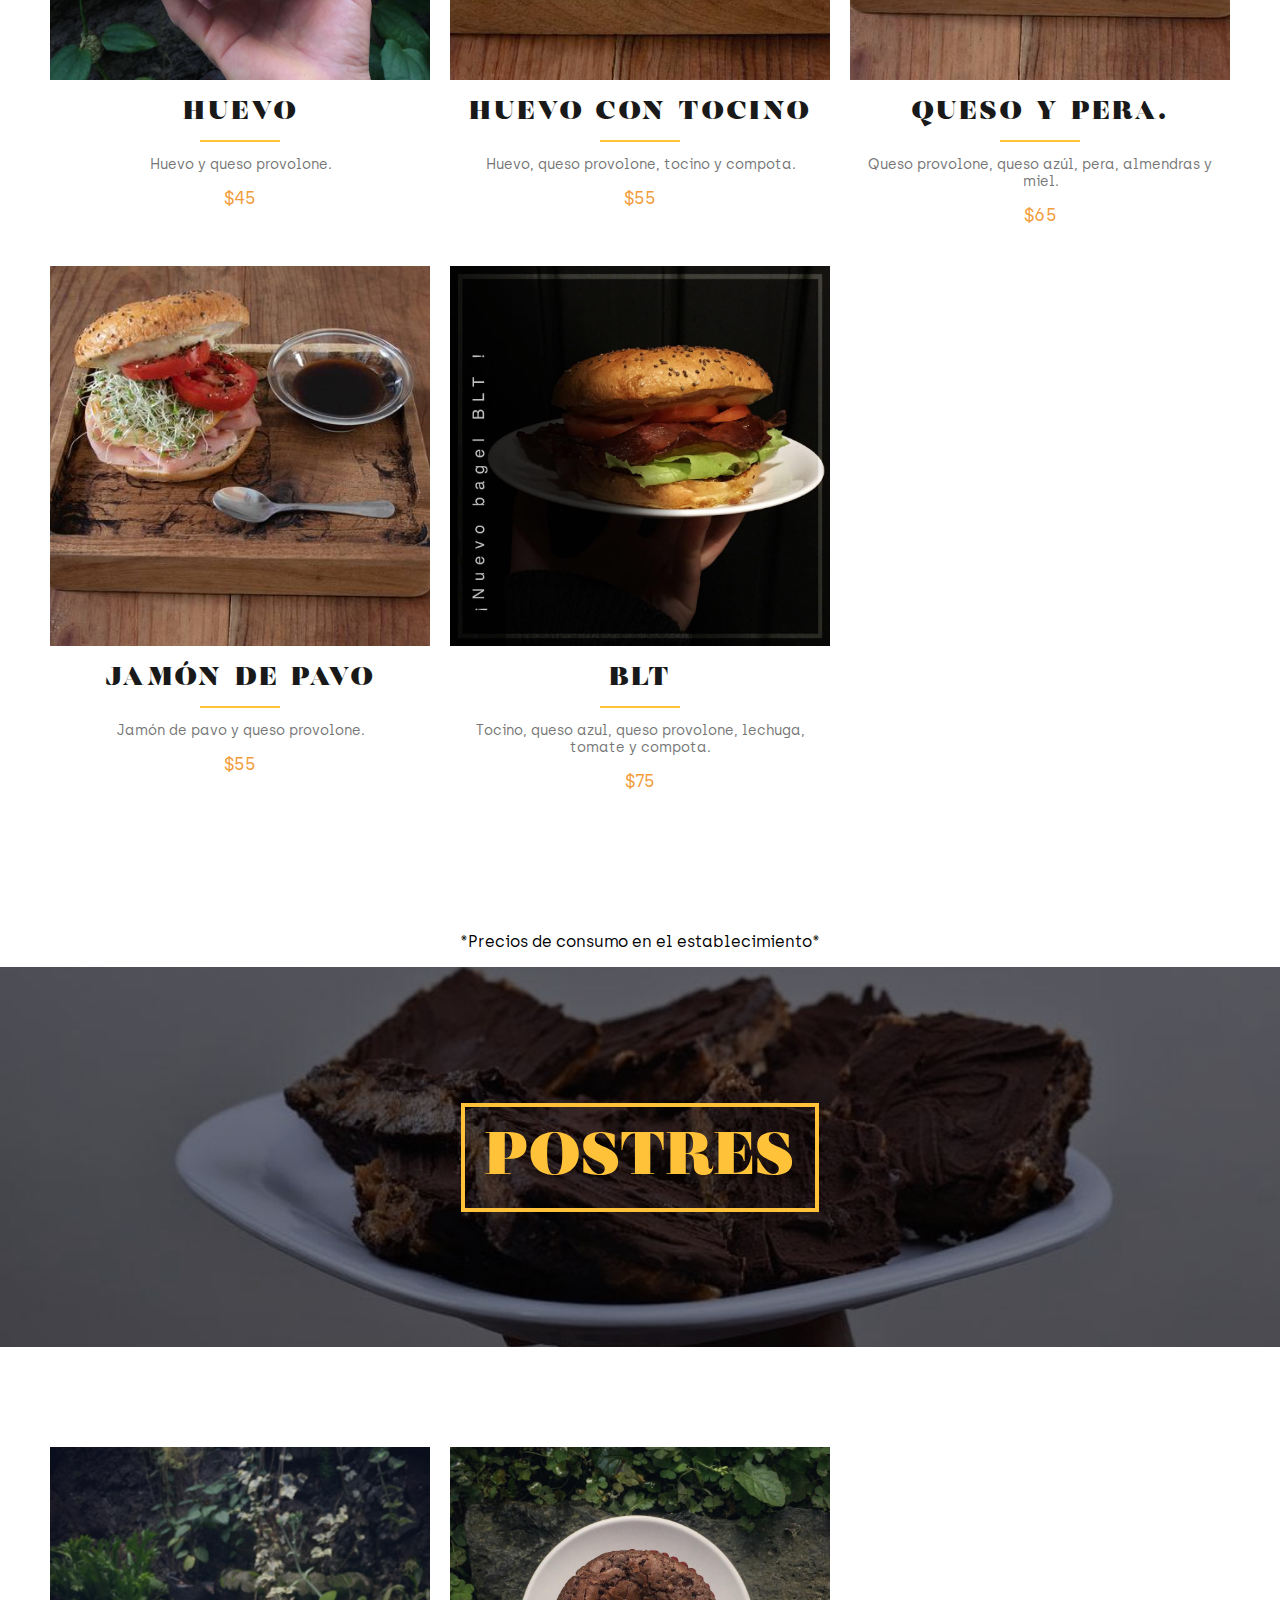
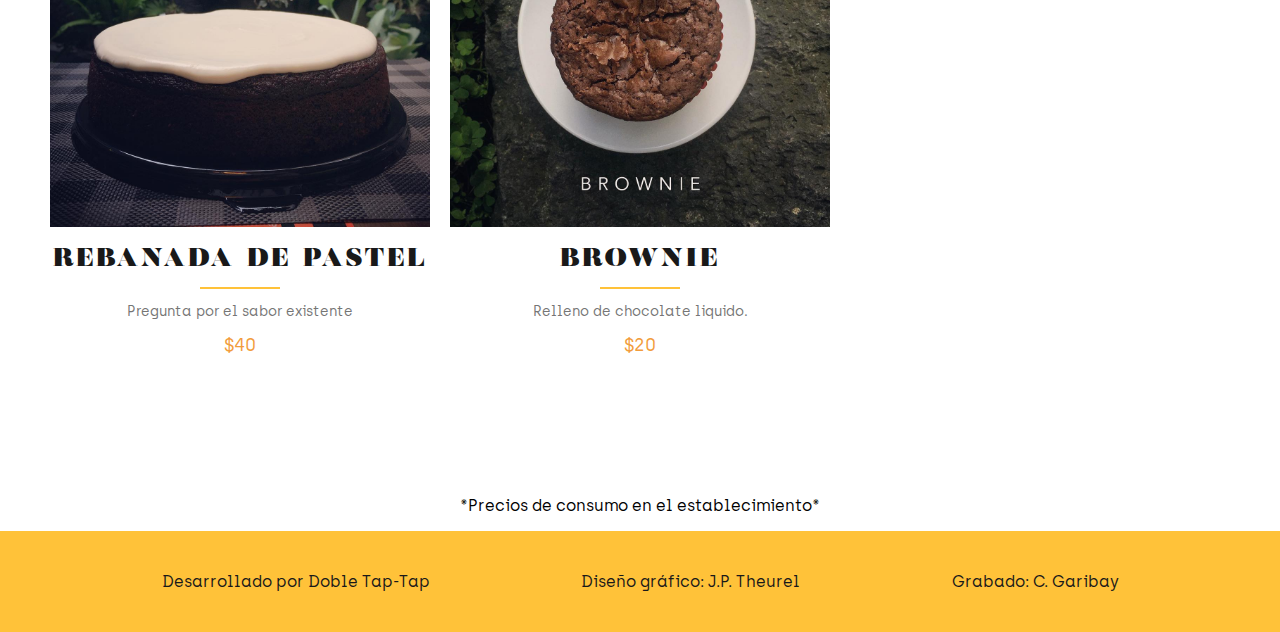
<file: menu.html>
<!DOCTYPE html>
<html lang="es">
<head>
    <meta charset="UTF-8">
    <meta name="viewport" content="width=device-width, initial-scale=1.0">
    <meta http-equiv="X-UA-Compatible" content="ie=edge">
    <link href="https://fonts.googleapis.com/css?family=Merriweather|Pathway+Gothic+One|Raleway:700&display=swap" rel="stylesheet">
    <link rel="stylesheet" href="./css/style.css">
    <title>Café Jasón</title>
</head>
<body>
    <i class="icon-menu burger-button" id="burger-button"></i>
    <header class="">
            <div class="fake-header">
                <p class="header-message"><strong>¡Encuéntranos en <a href="https://www.ubereats.com/es-MX/xalapa/food-delivery/cafe-jason-xalapa/3NsdIr1FREWdpQRIB-o-Zg/" target="_blank">Uber Eats</a>! 🎉</strong></p>
            </div>
            <div class="main-header">
                <div class="wrapper">
                    <div class="main-navbar-container">
                        <figure class="logo">
                            <a href="./index.html">
                                <img src="./img/logo-black.svg" alt="Logo" width="50px">
                            </a>
                        </figure>
                        <nav class="main-navbar">
                            <ul>
                                <li><a class="menu-link" href="./index.html">Inicio</a></li>
                                <li><a class="menu-link" href="#cafe">Café</a></li>
                                <li><a class="menu-link" href="#brew-bar">Brew</a></li>
                                <li><a class="menu-link" href="#cold-brew">Cold Brew</a></li>
                                <li><a class="menu-link" href="#bagels">Bagels</a></li>
                                <li><a class="menu-link" href="#no-coffee">Sin café</a></li>
                                <li><a class="menu-link" href="#no-coffee">Infusiones</a></li>
                                <li><a class="menu-link" href="#desserts">Postres</a></li>
                            </ul>
                        </nav>
                    </div>
                </div>
            </div>
        </header>
    <section id="menu">
        <article id="cafe">
            <div class="menu-banner">
                <h2>Coffee</h2>
            </div>
            <div class="items-container menu-wrapper">
                <div class="item-card">
                    <div class="item-img-container">
                        <img src="./img/espresso.jpeg" alt="Café Espresso">
                    </div>
                    <h3>Espresso</h3>
                    <hr>
                    <p class="item-description">Extracción de 30ml de bebida a partir de 7 gramos de café molido, con agua a 88°C, 9 bares de presión y en un tiempo de 25 segundos.</p>
                    <p class="price">$30</p>
                </div>
                <div class="item-card">
                    <div class="item-img-container">
                        <img src="./img/americano.JPG" alt="Café Americano">
                    </div>
                    <h3>Americano</h3>
                    <hr>
                    <p class="item-description">Es la mezcla de agua caliente y café procesado en un máquina de Expreso.</p>
                    <p class="price">$25</p>
                </div>
                <div class="item-card">
                    <div class="item-img-container">
                        <img src="./img/affogato.JPG" alt="Café Affogato">
                    </div>
                    <h3>Affogato</h3>
                    <hr>
                    <p class="item-description">Una cucharada de helado de vainilla coronada o "ahogada" con un chorro de espresso caliente.</p>
                    <p class="price">$40</p>
                </div>
                <div class="item-card">
                    <div class="item-img-container">
                        <img src="./img/cappuccino.jpeg" alt="Café Cappuccino">
                    </div>
                    <h3>Cappuccino</h3>
                    <hr>
                    <p class="item-description">Un shot de Espresso y leche espumosa</p>
                    <p class="price">$40</p>
                </div>
                <div class="item-card">
                    <div class="item-img-container">
                        <img src="./img/latte.jpeg" alt="Café Latte">
                    </div>
                    <h3>Latte</h3>
                    <hr>
                    <p class="item-description">Combinación de un shot de Espresso y leche espumosa</p>
                    <p class="price">$45</p>
                </div>
            </div>
            <p class="price-disclaimer">*Precios de consumo en el establecimiento*</p>
        </article>
        <article id="brew-bar">
            <div class="menu-banner">
                <h2>Brew</h2>
            </div>
            <div class="items-container menu-wrapper">
                <div class="item-card">
                    <div class="item-img-container"><img src="./img/v60.jpg" alt="Café V60"></div>
                    <h3>V60</h3>
                    <hr>
                    <p class="item-description">El nombre proviene de vector 60, el ángulo de 60 grados de su cono. Esto permitirá que la extracción sea más rápida y uniforme.</p>
                    <p class="price">$40</p>
                </div>
                <div class="item-card">
                    <div class="item-img-container"><img src="./img/chemex.JPG" alt="Café Chemex"></div>
                    <h3>Chemex</h3>
                    <hr>
                    <p class="item-description">El Chemex fue diseñado por el químico alemán Peter J. Schlumbohm. Se inspiró en dos aparatos de laboratorio, su embudo de vidrio de laboratorio y su Matraz de Erlenmeyer.</p>
                    <p class="price">$40</p>
                </div>
                <div class="item-card">
                    <div class="item-img-container"><img src="./img/french-press.JPG" alt="Café Prensa Francesa"></div>
                    <h3>Prensa Francesa</h3>
                    <hr>
                    <p class="item-description">Tiene una forma exterior muy similar a la de un pistón o émbolo que se desliza sobre una superficie cilíndrica de vidrio. Tiene más cuerpo y es más suave.</p>
                    <p class="price">$40</p>
                </div>
                <div class="item-card">
                    <div class="item-img-container"><img src="./img/aeropress.jpg" alt="Café Aeropress"></div>
                    <h3>Aeropress</h3>
                    <hr>
                    <p class="item-description">Está formada por dos cilindros de plástico que juntos funcionan como una jeringuilla que introduce aire a presión sobre la mezcla de agua y café molido para filtrar el café a través de un filtro.</p>
                    <p class="price">$40</p>
                </div>
            </div>
            <p class="price-disclaimer">*Precios de consumo en el establecimiento*</p>
        </article>
        <article id="cold-brew">
            <div class="menu-banner">
                <h2>Cold<br>Brew</h2>
            </div>
            <div class="items-container menu-wrapper">
                <div class="item-card">
                    <div class="item-img-container"><img src="./img/naranja-brew.jpeg" alt="Naranja Brew"></div>
                    <h3>Naranja Brew</h3>
                    <hr>
                    <p class="item-description">Jugo de Naranja y shot de Cold Brew</p>
                    <p class="price">$45</p>
                </div>
                <div class="item-card">
                    <div class="item-img-container"><img src="./img/almendra-brew.jpeg" alt="Almendra Brew"></div>
                    <h3>Almendra Brew</h3>
                    <hr>
                    <p class="item-description">Leche de almendras y shot de Cold Brew</p>
                    <p class="price">$45</p>
                </div>
            </div>
            <p class="price-disclaimer">*Precios de consumo en el establecimiento*</p>
        </article>
        <article id="no-coffee">
            <div class="menu-banner">
                <h2>Sin café</h2>
            </div>
            <div class="items-container menu-wrapper">
                <div class="item-card">
                    <div class="item-img-container"><img src="./img/chocolate.jpeg" alt="Chocolate caliente"></div>
                    <h3>Chocolate</h3>
                    <hr>
                    <p class="item-description">100% orgánico traido desde el estado de Tabasco.</p>
                    <p class="price">$45</p>
                </div>
                <div class="item-card">
                    <div class="item-img-container"><img src="./img/matcha-latte.jpeg" alt="Matcha Latte"></div>
                    <h3>Matcha Latte</h3>
                    <hr>
                    <p class="item-description">Té verde en polvo</p>
                    <p class="price">$45</p>
                </div>
            </div>
            <p class="price-disclaimer">*Precios de consumo en el establecimiento*</p>
        </article>
        <article id="infusions">
            <div class="menu-banner">
                <h2>Infusiones</h2>
            </div>
            <div class="items-container menu-wrapper">
                <div class="item-card">
                    <div class="item-img-container"><img src="./img/tisana-frutal.JPG" alt="Tisana Frutal"></div>
                    <h3>Tisana Frutal</h3>
                    <hr>
                    <p class="item-description">Frutas secas de temporada. Puede ser fría o caliente.</p>
                    <p class="price">$35</p>
                </div>
                <div class="item-card">
                    <div class="item-img-container"><img src="./img/tisana-herbal.jpg" alt="Tisana Herbal"></div>
                    <h3>Tisana Herbal</h3>
                    <hr>
                    <p class="item-description">Exquisita combinación de hierbas. Puede ser fría o caliente.</p>
                    <p class="price">$35</p>
                </div>
            </div>
            <p class="price-disclaimer">*Precios de consumo en el establecimiento*</p>
        </article>
        <article id="bagels">
            <div class="menu-banner">
                <h2>Bagels</h2>
            </div>
            <div class="items-container menu-wrapper">
                <div class="item-card">
                    <div class="item-img-container"><img src="./img/bagel-bacon-eggs.JPG" alt=""></div>
                    <h3>Huevo</h3>
                    <hr>
                    <p class="item-description">Huevo y queso provolone.</p>
                    <p class="price">$45</p>
                </div>
                <div class="item-card">
                    <div class="item-img-container"><img src="./img/bagel-huevo-tocino.jpeg" alt="Bagel Huevo con Tocino"></div>
                    <h3>Huevo con tocino</h3>
                    <hr>
                    <p class="item-description">Huevo, queso provolone, tocino y compota.</p>
                    <p class="price">$55</p>
                </div>
                <div class="item-card">
                    <div class="item-img-container"><img src="./img/bagel-pera.jpeg" alt="Bagel Queso y Pera"></div>
                    <h3>Queso y pera.</h3>
                    <hr>
                    <p class="item-description">Queso provolone, queso azúl, pera, almendras y miel.</p>
                    <p class="price">$65</p>
                </div>
                <div class="item-card">
                    <div class="item-img-container"><img src="./img/bagel-jamon.jpeg" alt="Bagel Jamón de Pavo"></div>
                    <h3>Jamón de pavo</h3>
                    <hr>
                    <p class="item-description">Jamón de pavo y queso provolone.</p>
                    <p class="price">$55</p>
                </div>
                <div class="item-card">
                    <div class="item-img-container"><img src="./img/bagel-blt.JPG" alt=""></div>
                    <h3>BLT</h3>
                    <hr>
                    <p class="item-description">Tocino, queso azul, queso provolone, lechuga, tomate y compota.</p>
                    <p class="price">$75</p>
                </div>
            </div>
            <p class="price-disclaimer">*Precios de consumo en el establecimiento*</p>
        </article>
        <article id="desserts">
            <div class="menu-banner">
                <h2>Postres</h2>
            </div>
            <div class="items-container menu-wrapper">
                <div class="item-card">
                    <div class="item-img-container"><img src="./img/cake.JPG" alt="Pastel de chocolate"></div>
                    <h3>Rebanada de Pastel</h3>
                    <hr>
                    <p class="item-description">Pregunta por el sabor existente</p>
                    <p class="price">$40</p>
                </div>
                <div class="item-card">
                    <div class="item-img-container"><img src="./img/brownie.JPG" alt="Brownie"></div>
                    <h3>Brownie</h3>
                    <hr>
                    <p class="item-description">Relleno de chocolate liquido.</p>
                    <p class="price">$20</p>
                </div>
            </div>
            <p class="price-disclaimer">*Precios de consumo en el establecimiento*</p>
        </article>
    </section>
    <footer>
        <div class="footer-content-container wrapper">
            <p class="footer-link">Desarrollado por <a href="http://dobletaptap.com" target="_blank">Doble Tap-Tap</a></p>
            <p class="footer-link">Diseño gráfico: <a href="https://www.instagram.com/theurel__/" target="_blank">J.P. Theurel</a></p>
            <p class="footer-link">Grabado: <a href="https://www.instagram.com/carlosgaribaymillan/" target="_blank">C. Garibay</a></p>
        </div>
    </footer>
    <script src="./js/zenscroll-min.js"></script>
    <script>
        const mainNavbar = document.querySelector('.main-navbar')
        const burgerButton = document.getElementById('burger-button')
        const menuLinks = document.querySelectorAll('.menu-link')

        burgerButton.addEventListener('click', () => {
            mainNavbar.classList.toggle('active')
        })

        for (let i = 0; i < menuLinks.length; i++) {
            menuLinks.item(i).addEventListener('click', () => {
                mainNavbar.classList.toggle('active')
            })
        }
    </script>
</body>
</html>
</file>
<file: css/style.css>
@font-face {
    font-family: Coachella;
    src: url("../fonts/Coachella-Regular.otf");
}

@font-face {
    font-family: Coachella;
    src: url("../fonts/Coachella-Black.otf");
    font-weight: 700;
    font-style: bold;
}

@font-face {
    font-family: Archia;
    src: url("../fonts/Archia-regular.ttf");
}

@font-face {
  font-family: 'icomoon';
  src:  url('../fonts/icomoon.eot?tc7q2y');
  src:  url('../fonts/icomoon.eot?tc7q2y#iefix') format('embedded-opentype'),
    url('../fonts/icomoon.ttf?tc7q2y') format('truetype'),
    url('../fonts/icomoon.woff?tc7q2y') format('woff'),
    url('../fonts/icomoon.svg?tc7q2y#icomoon') format('svg');
  font-weight: normal;
  font-style: normal;
}

:root {
    --primary-color: #9E9E9E;
    --dark-primary-color: #616161;
    --light-primary-color: #FFF;
    --light-accent-color: #ffc239;
    --dark-accent-color: #F29C3C;
    --dark-primary-text: #191919;
    --light-primary-text: #757575;
    --divider-color: #F5F5F5;
    --transparent-black: rgba(0, 0, 0, 0.5);
}

* {
    box-sizing: border-box;
}

body {
    margin: 0;
    padding: 0;
    background: var(--light-primary-color);
    font-family: Archia, sans-serif;
}

h1, h2, h3, h4, h5, h6 {
    font-family: Coachella, sans-serif;
}

a {
    text-decoration: none;
}

header {
    /* border: 2px solid red; */
    /* background: var(--light-accent-color); */
    position: -webkit-sticky;
    position: sticky;
    top: 0;
    z-index: 999;
    /* -webkit-box-shadow: 0 0 10px rgba(0, 0, 0, .2);
    box-shadow: 0 0 10px rgba(0, 0, 0, .2); */
}

.wrapper {
    max-width: 1280px;
    margin: 0 auto;
    padding: 0 10px;
    height: inherit;
    /* border: 1px solid pink; */
}

[class^="icon-"], [class*=" icon-"] {
  /* use !important to prevent issues with browser extensions that change fonts */
  font-family: 'icomoon' !important;
  font-style: normal;
  font-weight: normal;
  font-variant: normal;
  text-transform: none;
  line-height: 1;

  /* Better Font Rendering =========== */
  -webkit-font-smoothing: antialiased;
  -moz-osx-font-smoothing: grayscale;
}

.icon-menu:before {
  content: "\e9bd";
}

.burger-button {
    display: none;
    /* background: var(--light-accent-color); */
    position: fixed;
    right: 5px;
    top: 0px;
    width: 50px;
    height: 50px;
    font-size: 24px;
    border-radius: 50%;
    line-height: 50px;
    text-align: center;
    z-index: 1000;
}

.fake-header {
    background: var(--light-accent-color);
    height: 50px;
    display: flex;
    justify-content: center;
    align-items: center;
}

.header-message a {
    color: var(--dark-primary-text);
    text-decoration: underline;
}

.header-message a:hover {
    color: white;
    text-decoration: underline;
}

.main-header {
    border-bottom: 1px solid var(--divider-color);
    background: white;
}

.main-navbar-container {
    padding-top: 5px;
    display: flex;
    justify-content: space-between;
    align-items: center;
    /* border: 1px solid blue; */
}

.logo {
    margin: 0;
}


.main-navbar ul {
    display: -webkit-box;
    display: -ms-flexbox;
    display: flex;
    -webkit-box-pack: space-evenly;
    -ms-flex-pack: space-evenly;
    justify-content: space-evenly;
    padding: 0;
}

.main-navbar li {
    list-style: none;
    margin-left: 10px;
}

.main-navbar li a {
    text-decoration: none;
    color: var(--dark-primary-text);
    font-weight: 700;
    font-size: 18px;
}

.main-navbar li a:hover {
    color: var(--dark-accent-color);
}



.hero {
    /* border: 1px solid lightcoral; */
    background: white;
    /* max-height: 80vh; */
    /* width: 100vw;
    height: 100vh; */
    /* background-size: cover;
    background-position: center top;
    background-repeat: no-repeat; */
    /* background-attachment: fixed; */
}

.hero-content {
    display: flex;
    /* border: 1px solid blue; */
}

.hero-text {
    /* border: 5px solid limegreen; */
    display: flex;
    align-items: center;
}

.hero-text-container {
    max-width: 80%;
}

.hero h1 {
    margin: 0;
    font-size: 92px;
    color: var(--dark-primary-text);
}
.hero-img {
    width: 500px;
}

.hero-cta-container {
    display: -webkit-box;
    display: -ms-flexbox;
    display: flex;
    padding: 12px 0px;
}

.hero-cta {
    display: inline-block;
    font-weight: 700;
    text-transform: uppercase;
    font-size: 20px;
    text-align: center;
    padding: 12px 24px;
    transition: cubic-bezier(0.215, 0.610, 0.355, 1) .3s;
    border-radius: 5px;
    margin-right: 5px;
    box-shadow: 2px 4px 8px -4px rgba(0,0,0,0.75);
    /* -webkit-transition: cubic-bezier(0.215, 0.610, 0.355, 1) .3s;
    -webkit-box-shadow: 0px 0px 5px 0px rgba(0,0,0,0.75);
    -moz-box-shadow: 0px 0px 5px 0px rgba(0,0,0,0.75);
    box-shadow: 0px 0px 5px 0px rgba(0,0,0,0.75); */
}

.hero-cta.yellow {
    border: 3px solid var(--light-accent-color);
    color: var(--dark-primary-text);
    background: var(--light-accent-color);
}

.hero-cta.black {
    border: 3px solid var(--dark-primary-text);
    color: var(--dark-primary-text);
    background: transparent;
}

.hero-cta:hover {
    cursor: pointer;
    -webkit-transform: translateY(-3px);
    transform: translateY(-3px);
}

.hero-cta:active {
    -webkit-transform: translateY(3px);
    transform: translateY(3px);
}

/* .landing-hero {
    background-image: url("../img/grabado-horizontal.jpg");
} */

/* .hero-logo-container {
    margin-top: 100px;
}
*/

.logo-container img {
    width: 50px;
} 

.menu-navbar {
    display: -webkit-box;
    display: -ms-flexbox;
    display: flex;
    -webkit-box-pack: justify;
    -ms-flex-pack: justify;
    justify-content: space-between;
    -webkit-box-align: center;
    -ms-flex-align: center;
    align-items: center;
    padding: 10px 0;
}

.menu-navbar ul {
    display: -webkit-box;
    display: -ms-flexbox;
    display: flex;
    -webkit-box-pack: space-evenly;
    -ms-flex-pack: space-evenly;
    justify-content: space-evenly;
}

.menu-navbar li {
    list-style: none;
    margin-left: 10px;
}

.menu-navbar li a {
    text-decoration: none;
    color: var(--dark-primary-text);
    font-weight: 700;
    font-size: 18px;
}

.menu-navbar li a:hover {
    color: white;
}

.text-section {
    text-align: center;
    padding: 40px 0;
}

.text-section h2 {
    font-size: 60px;
    margin: 0;
}

.text-section p {
    font-size: 24px;
    line-height: 1.65;
}

.yellow-section {
    background: var(--light-accent-color);
    color: var(--dark-primary-text);
}

.white-section {
    background: var(--light-primary-color);
    color: var(--dark-primary-text);
}

.black-section {
    background: var(--dark-primary-text);
    color: var(--light-accent-color);
}

.gray-section {
    background: #6A6D6D;
    color: var(--light-accent-color);
}

.text-wrapper-centered {
    width: 60%;
    margin: 0 auto;
    /* border: 1px solid blue; */
}

.text-wrapper-left {
    /* border: 1px solid cyan; */
    width: 50%;
}

.text-wrapper-right {
    /* border: 1px solid cyan; */
    width: 50%;
    margin-left: auto;
}

#kitchen {
    background-image: url("../img/cocina.JPG");
}

#miercoles {
    background-image: url("../img/miercoles.JPG");
}

#cold {
    background-image: url("../img/coldbrew.jpg");
}

#work {
    background-image: url("../img/table.JPG");
}

.img-section {
    max-height: 50vh;
    background-repeat: no-repeat;
    background-size: cover;
    background-position: center;
    color: white;
    padding: 100px;
}

.img-section h2 {
    font-size: 60px;
    margin-top: 0;
    text-shadow: 1px 1px 2px rgba(0, 0, 0, 0.7);
}

.img-section p {
    font-size: 24px;
    text-shadow: 1px 1px 2px rgba(0, 0, 0, 0.7);
}

#menu-preview {
    background: white;
}

.cta-button {
    display: inline-block;
    text-decoration: none;
    color: var(--dark-primary-text);
    text-transform: uppercase;
    background: var(--light-accent-color);
    padding: 12px 24px;
    font-weight: 700;
    font-size: 18px;
    font-family: Coachella;
    border-radius: 5px;
    -webkit-transition: cubic-bezier(0.215, 0.610, 0.355, 1) .3s;
    transition: cubic-bezier(0.215, 0.610, 0.355, 1) .3s;
}

.cta-button:hover {
    -webkit-transform: translateY(-3px);
    transform: translateY(-3px);
}

.cta-button:active {
    -webkit-transform: translateY(3px);
    transform: translateY(3px);
}

.sides-container {
    display: -webkit-box;
    display: -ms-flexbox;
    display: flex;
    height: 100vh;
}

.left, .right {
    width: 50vw;
    height: inherit;
}

.side-img {
    height: inherit;
    width: inherit;
    background-size: cover;
    background-position: center top;
    background-repeat: no-repeat;
}

.side.content {
    display: -webkit-box;
    display: -ms-flexbox;
    display: flex;
    -webkit-box-pack: center;
    -ms-flex-pack: center;
    justify-content: center;
    -webkit-box-align: center;
    -ms-flex-align: center;
    align-items: center;
    height: inherit;
}

.side-content-container {
    padding: 50px;
}

.side h2 {
    font-size: 50px;
    margin: 0;
}

.side p {
    font-size: 20px;
    margin-bottom: 28px;
}

.right.side.img .side-img {
    background-image: url("../img/food.JPG");
}

.left.side.img .side-img {
    background-image: url("../img/alejandro.JPG");
}

.carousel {
    width: 100%;
    overflow: scroll;
    position: relative;
    /* border: 1px solid black; */
}

.carousel-container {
    white-space: nowrap;
    /* margin: 70px 0px; */
    padding-bottom: 10px;
}

.carousel-item {
    width: 300px;
    height: 350px;
    background: var(--dark-accent-color);
    margin-right: 10px;
    display: inline-block;
    transition: 450ms all;
    transform-origin: center left;
    border-radius: 5px;
    overflow: hidden;
    position: relative;
}

/* .carousel-item:hover ~ .carousel-item {
    transform: translate3d(150px, 0, 0);
}

.carousel-container:hover .carousel-item {
    opacity: .3;
}

.carousel-container:hover .carousel-item:hover {
    transform: scale(1.5);
    opacity: 1;
} */

.carousel-item-img {
    width: 100%;
    height: 100%;
    object-fit: cover;
}

.carousel-item-details {
    background: linear-gradient(to top, rgba(0, 0, 0, .9) 0%, rgba(0, 0, 0, 0) 100%);
    font-size: 10px;
    color: white;
    transition: 450ms opacity;
    position: absolute;
    top: 0;
    right: 0;
    left: 0;
    bottom: 0;
}

.scroll-text {
    margin: 0;
    margin-bottom: -15px;
    font-size: 12px;
}

.scroll-img {
    margin: 0;
}

.squares-container {
    display: -webkit-box;
    display: -ms-flexbox;
    display: flex;
    align-items: center;
    height: 40vh;
}

.square {
    /* border: 1px solid lime; */
    width: 34%;
    height: 90%;
    display: -webkit-box;
    display: -ms-flexbox;
    display: flex;
    -webkit-box-pack: center;
    -ms-flex-pack: center;
    justify-content: center;
    -webkit-box-align: center;
    -ms-flex-align: center;
    /* align-items: center; */
}

.square-content {
    font-size: 18px;
    /* border: 1px solid red; */
}

.square-title {
    border-top: 5px solid;
    border-bottom: 5px solid;
    padding: 10px 0;
}

.info-link {
    color: var(--light-accent-color);
}

.info-link:hover {
    color: white;
    text-decoration: underline;
}

.black {
    background: var(--dark-primary-text);
    color: var(--light-accent-color);
}

.black .square-title {
    border-color: var(--light-accent-color);
}

.yellow .square-title {
    border-color: var(--dark-primary-text);
}

.yellow {
    background: var(--light-accent-color);
    color: var(--dark-primary-text);
}

.white {
    background: white;
}

.google-maps {
    width: 100%;
    height: 100%;
}

footer {
    background: var(--light-accent-color);
    color: var(--dark-primary-text);
    padding: 25px 0;
}

.footer-content-container {
    display: -webkit-box;
    display: -ms-flexbox;
    display: flex;
    -webkit-box-pack: space-evenly;
    -ms-flex-pack: space-evenly;
    justify-content: space-evenly;
}

.footer-content-container a {
    color: var(--dark-primary-text);
}

.footer-content-container a:hover {
    color: var(--light-primary-color);
}

/* 
! -------------------------------------------

! --------------- MENU STYLES----------------

! -------------------------------------------
*/

.menu-wrapper {
    max-width: 1200px;
    margin: 0 auto;
    /* border: 1px solid black; */
}

#menu h2 {
    margin: 0;
    font-size: 60px;
    letter-spacing: 2px;
    font-weight: 700;
    text-transform: uppercase;
    color: var(--light-accent-color);
    border: 4px solid;
    text-align: center;
    display: flex;
    padding: 10px 20px;
}

.menu-banner {
    background-repeat: no-repeat;
    background-size: cover;
    background-position: center;
    height: 380px;
    display: -webkit-box;
    display: -ms-flexbox;
    display: flex;
    -webkit-box-pack: center;
    -ms-flex-pack: center;
    justify-content: center;
    -webkit-box-align: center;
    -ms-flex-align: center;
    align-items: center;
    /* background-attachment: fixed; */
}

#cafe .menu-banner {
    background-image: linear-gradient(var(--transparent-black),var(--transparent-black)), url("../img/cafe-banner.jpg");
}

#brew-bar .menu-banner {
    background-image: linear-gradient(var(--transparent-black),var(--transparent-black)), url("../img/brew-bar-banner.png");
}

#cold-brew .menu-banner {
    background-image: linear-gradient(var(--transparent-black),var(--transparent-black)), url("../img/coldbrew.jpg");
}

#bagels .menu-banner {
    background-image: linear-gradient(var(--transparent-black),var(--transparent-black)), url("../img/bagels-banner.jpg");
}

#no-coffee .menu-banner {
    background-image: linear-gradient(var(--transparent-black),var(--transparent-black)), url("../img/no-coffee-banner.jpg")
}

#infusions .menu-banner {
    background-image: linear-gradient(var(--transparent-black),var(--transparent-black)), url("../img/infusion-banner.jpg");
}

#desserts .menu-banner {
    background-image: linear-gradient(var(--transparent-black),var(--transparent-black)), url("../img/desserts-banner.JPG")
}

.items-container {
    margin-top: 100px;
    margin-bottom: 100px;
    display: -webkit-box;
    display: -ms-flexbox;
    display: flex;
    -webkit-box-pack: justify;
    -ms-flex-pack: justify;
    /* justify-content: space-between; */
    -ms-flex-wrap: wrap;
    flex-wrap: wrap;
}

.item-card {
    width: 380px;
    margin: 0 10px 30px 10px;
    text-align: center;
    color: var(--dark-primary-text);
    overflow: hidden;
    /* border: 1px solid rgb(24, 24, 24); */
}

.item-card h3 {
    font-size: 26px;
    letter-spacing: 3px;
    text-transform: uppercase;
    margin: 10px 0;
}

.item-card hr {
    border: 1px solid var(--light-accent-color);
    width: 80px;
    /* height: 4px; */
    margin-bottom: 10px;
    /* background-image: url("../img/hr_short.png"); */
}

.item-description {
    color: var(--light-primary-text);
    font-size: 14px;
}

.item-img-container img {
    width: 100%;
    height: 380px;
    -o-object-fit: cover;
    object-fit: cover;
}

.price {
    font-size: 18px;
    display: block;
    margin: 0 auto;
    width: 60px;
    color: var(--dark-accent-color);
    margin-bottom: 10px;
}

.price-disclaimer {
    text-align: center;
}

/* !------------------------------------------------ */

/* !---------------- RESPONSIVE DESIGN--------------- */

/* !------------------------------------------------ */

@media screen and (orientation: portrait) {
    .hero h1 {
        text-align: center;
    }

    .hero p {
        margin: 0;
    }
    
    .hero-content {
        flex-direction: column;
        align-items: center;
    }

    .hero-text {
        margin-bottom: 10px;
    }

    
    .hero-text-container {
        margin: 0 auto;
    }
    
    .hero-cta-container {
        justify-content: center;
    }

    /* .hero-img-container {
        display: flex;
        justify-content: center;
    }

    .hero-img {
        width: auto;
        height: 30vh;
    } */
}

@media screen and (max-width: 1200px) {
    /* body {
        background: lightgoldenrodyellow;
    } */

    .hero h1 {
        font-size: 64px;
    }

    .menu-wrapper {
        max-width: 1000px;
    }

    .items-container {
        justify-content: space-between;
    }

    .item-card {
        width: 480px;
    }

    .item-img-container img {
        height: 392px;
    }

    .sides-container {
        height: 50vh;
    }
}

/* ? iPad Pro 12 Portrait */
@media screen and (max-width: 1024px) {
    /* body {
        background: lightcyan;
    } */
    .hero-cta {
        font-size: 16px;
    }
    .menu-wrapper {
        max-width: 800px;
    }

    /* .img-section p {
        font-size: 18px;
    } */

    .img-section {
        max-height: initial;
    }

    .item-card {
        width: 380px;
    }

    .item-img-container img {
        height: 355px;
    }
}

/* ?iPad Pro 11 Portrait */
@media screen and (max-width: 834px) {
    /* body {
        background: lightseagreen;
    } */

    .menu-wrapper {
        max-width: 600px;
    }

    .item-card {
        width: 100%;
    }
}
/* ? Regular iPad */
@media screen and (max-width: 767px) {
    .burger-button {
        display: block;
    }

    .main-navbar-container {
        display: block;
    }

    .main-navbar {
        position: fixed;
        background: white;
        z-index: 3;
        top: 0;
        left: -100vw;
        width: 100vw;
        height: 100vh;
        display: flex;
        justify-content: center;
        align-items: center;
        transition: cubic-bezier(0.215, 0.610, 0.355, 1) .4s all;
    }

    .main-navbar.active {
        left: 0;
    }

    .main-navbar-container .logo {
        text-align: center;
    }

    .main-navbar ul {
        height: 50%;
        margin: 0;
        display: flex;
        flex-flow: column;
        justify-content: space-between;

    }

    .main-navbar ul li {
        text-align: center;
        margin: 0;
        /* height: 50px; */
    }
    
    .main-navbar li a {
        justify-content: center;
        font-size: 32px;
    }
}
/* ?iPhone 6+ | 7+ | 8+ */
@media screen and (max-width:414px) {
    .logo img {
        width: 30px;
    }

    .hero h1 {
        font-size: 46px;
    }

    .hero-img {
        width: 100%;
    }
    
    .hero-cta {
        padding: 12px 6px;
    }

    .text-wrapper-centered {
        width: 90%;
    }

    .text-section h2, .img-section h2 {
        font-size: 42px;
    }

    .text-section p, .img-section p {
        font-size: 18px;
        
    }

    .text-section figure {
        margin: 0;
    }

    .img-section {
        padding: 1px 0px;
        height: 50vh;
        text-align: center;
    }

    .img-section h2 {
        margin: 0;
    }

    .img-section p {
        margin-top: 5px;
        margin-bottom: 18px;
    }

    .image-section-text-container {
        height: inherit;
        display: flex;
        align-items: center;
    }

    .text-wrapper-left, .text-wrapper-right {
        width: initial;
    }

    #kitchen {
        background-image: linear-gradient(var(--transparent-black),var(--transparent-black)), url("../img/cocina.JPG");
    }
    
    #miercoles {
        background-image: linear-gradient(var(--transparent-black),var(--transparent-black)), url("../img/miercoles.JPG");
    }

    #cold {
        background-image: linear-gradient(var(--transparent-black),var(--transparent-black)), url("../img/coldbrew.jpg");  
    }

    #work {
        background-image: linear-gradient(var(--transparent-black),var(--transparent-black)), url("../img/table.JPG");
    }

    .squares-container {
        flex-direction: column;
        height: unset;
    }

    .square {
        width: 100%;
        height: initial;
    }

    .square div {
        width: inherit;
    }

    .square.map {
        height: 50vh;
    }

    .google-maps {
        height: 95%;
    }

    .footer-content-container {
        flex-direction: column;
        align-items: center;
    }

    .footer-link {
        margin: 5px 0px;
    }

    .carousel {
        padding: 0;
    }

    .carousel-container {
        margin: 0;
    }

    #menu h2 {
        font-size: 42px;
    }

    .menu-banner {
        height: auto;
        padding: 60px 0;
    }

}

/* ?iPhone 6 | 7 | 8 | X  */
@media screen and (max-width: 375px) {
    
}

/* ?iPhone 4 | 5 | SE */
@media screen and (max-width: 320px) {

}
</file>
<file: css/style.min.css>
@font-face{font-family:Coachella;src:url("../fonts/Coachella-Regular.otf")}@font-face{font-family:Coachella;src:url("../fonts/Coachella-Black.otf");font-weight:700;font-style:bold}@font-face{font-family:Archia;src:url("../fonts/Archia-regular.ttf")}@font-face{font-family:'icomoon';src:url("../fonts/icomoon.eot?tc7q2y");src:url("../fonts/icomoon.eot?tc7q2y#iefix") format("embedded-opentype"),url("../fonts/icomoon.ttf?tc7q2y") format("truetype"),url("../fonts/icomoon.woff?tc7q2y") format("woff"),url("../fonts/icomoon.svg?tc7q2y#icomoon") format("svg");font-weight:normal;font-style:normal}:root{--primary-color: #9E9E9E;--dark-primary-color: #616161;--light-primary-color: #FFF;--light-accent-color: #ffc239;--dark-accent-color: #F29C3C;--dark-primary-text: #191919;--light-primary-text: #757575;--divider-color: #F5F5F5;--transparent-black: rgba(0, 0, 0, 0.5)}*{-webkit-box-sizing:border-box;box-sizing:border-box}body{margin:0;padding:0;background:var(--light-primary-color);font-family:Archia, sans-serif}h1,h2,h3,h4,h5,h6{font-family:Coachella, sans-serif}a{text-decoration:none}header{position:-webkit-sticky;position:sticky;top:0;z-index:999}.wrapper{max-width:1280px;margin:0 auto;padding:0 10px;height:inherit}[class^="icon-"],[class*=" icon-"]{font-family:'icomoon' !important;font-style:normal;font-weight:normal;font-variant:normal;text-transform:none;line-height:1;-webkit-font-smoothing:antialiased;-moz-osx-font-smoothing:grayscale}.icon-menu:before{content:"\e9bd"}.burger-button{display:none;position:fixed;right:5px;top:0px;width:50px;height:50px;font-size:24px;border-radius:50%;line-height:50px;text-align:center;z-index:1000}.fake-header{background:var(--light-accent-color);height:50px;display:-webkit-box;display:-ms-flexbox;display:flex;-webkit-box-pack:center;-ms-flex-pack:center;justify-content:center;-webkit-box-align:center;-ms-flex-align:center;align-items:center}.header-message a{color:var(--dark-primary-text);text-decoration:underline}.header-message a:hover{color:white;text-decoration:underline}.main-header{border-bottom:1px solid var(--divider-color);background:white}.main-navbar-container{padding-top:5px;display:-webkit-box;display:-ms-flexbox;display:flex;-webkit-box-pack:justify;-ms-flex-pack:justify;justify-content:space-between;-webkit-box-align:center;-ms-flex-align:center;align-items:center}.logo{margin:0}.main-navbar ul{display:-webkit-box;display:-ms-flexbox;display:flex;-webkit-box-pack:space-evenly;-ms-flex-pack:space-evenly;justify-content:space-evenly;padding:0}.main-navbar li{list-style:none;margin-left:10px}.main-navbar li a{text-decoration:none;color:var(--dark-primary-text);font-weight:700;font-size:18px}.main-navbar li a:hover{color:var(--dark-accent-color)}.hero{background:white}.hero-content{display:-webkit-box;display:-ms-flexbox;display:flex}.hero-text{display:-webkit-box;display:-ms-flexbox;display:flex;-webkit-box-align:center;-ms-flex-align:center;align-items:center}.hero-text-container{max-width:80%}.hero h1{margin:0;font-size:92px;color:var(--dark-primary-text)}.hero-img{width:500px}.hero-cta-container{display:-webkit-box;display:-ms-flexbox;display:flex;padding:12px 0px}.hero-cta{display:inline-block;font-weight:700;text-transform:uppercase;font-size:20px;text-align:center;padding:12px 24px;-webkit-transition:cubic-bezier(0.215, 0.61, 0.355, 1) 0.3s;transition:cubic-bezier(0.215, 0.61, 0.355, 1) 0.3s;border-radius:5px;margin-right:5px;-webkit-box-shadow:2px 4px 8px -4px rgba(0,0,0,0.75);box-shadow:2px 4px 8px -4px rgba(0,0,0,0.75)}.hero-cta.yellow{border:3px solid var(--light-accent-color);color:var(--dark-primary-text);background:var(--light-accent-color)}.hero-cta.black{border:3px solid var(--dark-primary-text);color:var(--dark-primary-text);background:transparent}.hero-cta:hover{cursor:pointer;-webkit-transform:translateY(-3px);transform:translateY(-3px)}.hero-cta:active{-webkit-transform:translateY(3px);transform:translateY(3px)}.logo-container img{width:50px}.menu-navbar{display:-webkit-box;display:-ms-flexbox;display:flex;-webkit-box-pack:justify;-ms-flex-pack:justify;justify-content:space-between;-webkit-box-align:center;-ms-flex-align:center;align-items:center;padding:10px 0}.menu-navbar ul{display:-webkit-box;display:-ms-flexbox;display:flex;-webkit-box-pack:space-evenly;-ms-flex-pack:space-evenly;justify-content:space-evenly}.menu-navbar li{list-style:none;margin-left:10px}.menu-navbar li a{text-decoration:none;color:var(--dark-primary-text);font-weight:700;font-size:18px}.menu-navbar li a:hover{color:white}.text-section{text-align:center;padding:40px 0}.text-section h2{font-size:60px;margin:0}.text-section p{font-size:24px;line-height:1.65}.yellow-section{background:var(--light-accent-color);color:var(--dark-primary-text)}.white-section{background:var(--light-primary-color);color:var(--dark-primary-text)}.black-section{background:var(--dark-primary-text);color:var(--light-accent-color)}.gray-section{background:#6A6D6D;color:var(--light-accent-color)}.text-wrapper-centered{width:60%;margin:0 auto}.text-wrapper-left{width:50%}.text-wrapper-right{width:50%;margin-left:auto}#kitchen{background-image:url("../img/cocina.JPG")}#miercoles{background-image:url("../img/miercoles.JPG")}#cold{background-image:url("../img/coldbrew.jpg")}#work{background-image:url("../img/table.JPG")}.img-section{background-repeat:no-repeat;background-size:cover;background-position:center;color:white;padding:100px}.img-section h2{font-size:60px;margin-top:0;text-shadow:1px 1px 2px rgba(0,0,0,0.7)}.img-section p{font-size:24px;text-shadow:1px 1px 2px rgba(0,0,0,0.7)}#menu-preview{background:white}.cta-button{display:inline-block;text-decoration:none;color:var(--dark-primary-text);text-transform:uppercase;background:var(--light-accent-color);padding:12px 24px;font-weight:700;font-size:18px;font-family:Coachella;border-radius:5px;-webkit-transition:cubic-bezier(0.215, 0.61, 0.355, 1) 0.3s;transition:cubic-bezier(0.215, 0.61, 0.355, 1) 0.3s}.cta-button:hover{-webkit-transform:translateY(-3px);transform:translateY(-3px)}.cta-button:active{-webkit-transform:translateY(3px);transform:translateY(3px)}.sides-container{display:-webkit-box;display:-ms-flexbox;display:flex;height:100vh}.left,.right{width:50vw;height:inherit}.side-img{height:inherit;width:inherit;background-size:cover;background-position:center top;background-repeat:no-repeat}.side.content{display:-webkit-box;display:-ms-flexbox;display:flex;-webkit-box-pack:center;-ms-flex-pack:center;justify-content:center;-webkit-box-align:center;-ms-flex-align:center;align-items:center;height:inherit}.side-content-container{padding:50px}.side h2{font-size:50px;margin:0}.side p{font-size:20px;margin-bottom:28px}.right.side.img .side-img{background-image:url("../img/food.JPG")}.left.side.img .side-img{background-image:url("../img/alejandro.JPG")}.carousel{width:100%;overflow:scroll;position:relative}.carousel-container{white-space:nowrap;padding-bottom:10px}.carousel-item{width:300px;height:350px;background:var(--dark-accent-color);margin-right:10px;display:inline-block;-webkit-transition:450ms all;transition:450ms all;-webkit-transform-origin:center left;transform-origin:center left;border-radius:5px;overflow:hidden;position:relative}.carousel-item-img{width:100%;height:100%;-o-object-fit:cover;object-fit:cover}.carousel-item-details{background:-webkit-gradient(linear, left bottom, left top, from(rgba(0,0,0,0.9)), to(rgba(0,0,0,0)));background:linear-gradient(to top, rgba(0,0,0,0.9) 0%, rgba(0,0,0,0) 100%);font-size:10px;color:white;-webkit-transition:450ms opacity;transition:450ms opacity;position:absolute;top:0;right:0;left:0;bottom:0}.scroll-text{margin:0;margin-bottom:-15px;font-size:12px}.scroll-img{margin:0}.squares-container{display:-webkit-box;display:-ms-flexbox;display:flex;-webkit-box-align:center;-ms-flex-align:center;align-items:center;height:40vh}.square{width:34%;height:90%;display:-webkit-box;display:-ms-flexbox;display:flex;-webkit-box-pack:center;-ms-flex-pack:center;justify-content:center;-webkit-box-align:center;-ms-flex-align:center}.square-content{font-size:18px}.square-title{border-top:5px solid;border-bottom:5px solid;padding:10px 0}.info-link{color:var(--light-accent-color)}.info-link:hover{color:white;text-decoration:underline}.black{background:var(--dark-primary-text);color:var(--light-accent-color)}.black .square-title{border-color:var(--light-accent-color)}.yellow .square-title{border-color:var(--dark-primary-text)}.yellow{background:var(--light-accent-color);color:var(--dark-primary-text)}.white{background:white}.google-maps{width:100%;height:100%}footer{background:var(--light-accent-color);color:var(--dark-primary-text);padding:25px 0}.footer-content-container{display:-webkit-box;display:-ms-flexbox;display:flex;-webkit-box-pack:space-evenly;-ms-flex-pack:space-evenly;justify-content:space-evenly}.footer-content-container a{color:var(--dark-primary-text)}.footer-content-container a:hover{color:var(--light-primary-color)}.menu-wrapper{max-width:1200px;margin:0 auto}#menu h2{margin:0;font-size:60px;letter-spacing:2px;font-weight:700;text-transform:uppercase;color:var(--light-accent-color);border:4px solid;text-align:center;display:-webkit-box;display:-ms-flexbox;display:flex;padding:10px 20px}.menu-banner{background-repeat:no-repeat;background-size:cover;background-position:center;height:380px;display:-webkit-box;display:-ms-flexbox;display:flex;-webkit-box-pack:center;-ms-flex-pack:center;justify-content:center;-webkit-box-align:center;-ms-flex-align:center;align-items:center}#cafe .menu-banner{background-image:-webkit-gradient(linear, left top, left bottom, from(var(--transparent-black)), to(var(--transparent-black))),url("../img/cafe-banner.jpg");background-image:linear-gradient(var(--transparent-black), var(--transparent-black)),url("../img/cafe-banner.jpg")}#brew-bar .menu-banner{background-image:-webkit-gradient(linear, left top, left bottom, from(var(--transparent-black)), to(var(--transparent-black))),url("../img/brew-bar-banner.png");background-image:linear-gradient(var(--transparent-black), var(--transparent-black)),url("../img/brew-bar-banner.png")}#cold-brew .menu-banner{background-image:-webkit-gradient(linear, left top, left bottom, from(var(--transparent-black)), to(var(--transparent-black))),url("../img/coldbrew.jpg");background-image:linear-gradient(var(--transparent-black), var(--transparent-black)),url("../img/coldbrew.jpg")}#bagels .menu-banner{background-image:-webkit-gradient(linear, left top, left bottom, from(var(--transparent-black)), to(var(--transparent-black))),url("../img/bagels-banner.jpg");background-image:linear-gradient(var(--transparent-black), var(--transparent-black)),url("../img/bagels-banner.jpg")}#no-coffee .menu-banner{background-image:-webkit-gradient(linear, left top, left bottom, from(var(--transparent-black)), to(var(--transparent-black))),url("../img/no-coffee-banner.jpg");background-image:linear-gradient(var(--transparent-black), var(--transparent-black)),url("../img/no-coffee-banner.jpg")}#infusions .menu-banner{background-image:-webkit-gradient(linear, left top, left bottom, from(var(--transparent-black)), to(var(--transparent-black))),url("../img/infusion-banner.jpg");background-image:linear-gradient(var(--transparent-black), var(--transparent-black)),url("../img/infusion-banner.jpg")}#desserts .menu-banner{background-image:-webkit-gradient(linear, left top, left bottom, from(var(--transparent-black)), to(var(--transparent-black))),url("../img/desserts-banner.JPG");background-image:linear-gradient(var(--transparent-black), var(--transparent-black)),url("../img/desserts-banner.JPG")}.items-container{margin-top:100px;margin-bottom:100px;display:-webkit-box;display:-ms-flexbox;display:flex;-webkit-box-pack:justify;-ms-flex-pack:justify;-ms-flex-wrap:wrap;flex-wrap:wrap}.item-card{width:380px;margin:0 10px 30px 10px;text-align:center;color:var(--dark-primary-text);overflow:hidden}.item-card h3{font-size:26px;letter-spacing:3px;text-transform:uppercase;margin:10px 0}.item-card hr{border:1px solid var(--light-accent-color);width:80px;margin-bottom:10px}.item-description{color:var(--light-primary-text);font-size:14px}.item-img-container img{width:100%;height:380px;-o-object-fit:cover;object-fit:cover}.price{font-size:18px;display:block;margin:0 auto;width:60px;color:var(--dark-accent-color);margin-bottom:10px}.price-disclaimer{text-align:center}.instructions{text-align:initial}@media screen and (orientation: portrait){.hero h1{text-align:center}.hero p{margin:0}.hero-content{-webkit-box-orient:vertical;-webkit-box-direction:normal;-ms-flex-direction:column;flex-direction:column;-webkit-box-align:center;-ms-flex-align:center;align-items:center}.hero-text{margin-bottom:10px}.hero-text-container{margin:0 auto}.hero-cta-container{-webkit-box-pack:center;-ms-flex-pack:center;justify-content:center}}@media screen and (max-width: 1200px){.hero h1{font-size:64px}.menu-wrapper{max-width:1000px}.items-container{-webkit-box-pack:justify;-ms-flex-pack:justify;justify-content:space-between}.item-card{width:480px}.item-img-container img{height:392px}.sides-container{height:50vh}}@media screen and (max-width: 1024px){.hero-cta{font-size:16px}.menu-wrapper{max-width:800px}.img-section{max-height:initial}.item-card{width:380px}.item-img-container img{height:355px}}@media screen and (max-width: 834px){.menu-wrapper{max-width:600px}.item-card{width:100%}}@media screen and (max-width: 767px){.burger-button{display:block}.main-navbar-container{display:block}.main-navbar{position:fixed;background:white;z-index:3;top:0;left:-100vw;width:100vw;height:100vh;display:-webkit-box;display:-ms-flexbox;display:flex;-webkit-box-pack:center;-ms-flex-pack:center;justify-content:center;-webkit-box-align:center;-ms-flex-align:center;align-items:center;-webkit-transition:cubic-bezier(0.215, 0.61, 0.355, 1) 0.4s all;transition:cubic-bezier(0.215, 0.61, 0.355, 1) 0.4s all}.main-navbar.active{left:0}.main-navbar-container .logo{text-align:center}.main-navbar ul{height:50%;margin:0;display:-webkit-box;display:-ms-flexbox;display:flex;-webkit-box-orient:vertical;-webkit-box-direction:normal;-ms-flex-flow:column;flex-flow:column;-webkit-box-pack:justify;-ms-flex-pack:justify;justify-content:space-between}.main-navbar ul li{text-align:center;margin:0}.main-navbar li a{-webkit-box-pack:center;-ms-flex-pack:center;justify-content:center;font-size:32px}}@media screen and (max-width: 414px){.logo img{width:30px}.hero h1{font-size:46px}.hero-img{width:100%}.hero-cta{padding:12px 6px}.text-wrapper-centered{width:90%}.text-section h2,.img-section h2{font-size:42px}.text-section p,.img-section p{font-size:18px}.text-section figure{margin:0}.img-section{padding:1px 0px;height:50vh;text-align:center}.img-section h2{margin:0}.img-section p{margin-top:5px;margin-bottom:18px}.image-section-text-container{height:inherit;display:-webkit-box;display:-ms-flexbox;display:flex;-webkit-box-align:center;-ms-flex-align:center;align-items:center}.text-wrapper-left,.text-wrapper-right{width:initial}#kitchen{background-image:-webkit-gradient(linear, left top, left bottom, from(var(--transparent-black)), to(var(--transparent-black))),url("../img/cocina.JPG");background-image:linear-gradient(var(--transparent-black), var(--transparent-black)),url("../img/cocina.JPG")}#miercoles{background-image:-webkit-gradient(linear, left top, left bottom, from(var(--transparent-black)), to(var(--transparent-black))),url("../img/miercoles.JPG");background-image:linear-gradient(var(--transparent-black), var(--transparent-black)),url("../img/miercoles.JPG")}#cold{background-image:-webkit-gradient(linear, left top, left bottom, from(var(--transparent-black)), to(var(--transparent-black))),url("../img/coldbrew.jpg");background-image:linear-gradient(var(--transparent-black), var(--transparent-black)),url("../img/coldbrew.jpg")}#work{background-image:-webkit-gradient(linear, left top, left bottom, from(var(--transparent-black)), to(var(--transparent-black))),url("../img/table.JPG");background-image:linear-gradient(var(--transparent-black), var(--transparent-black)),url("../img/table.JPG")}.squares-container{-webkit-box-orient:vertical;-webkit-box-direction:normal;-ms-flex-direction:column;flex-direction:column;height:unset}.square{width:100%;height:initial}.square div{width:inherit}.square.map{height:50vh}.google-maps{height:95%}.footer-content-container{-webkit-box-orient:vertical;-webkit-box-direction:normal;-ms-flex-direction:column;flex-direction:column;-webkit-box-align:center;-ms-flex-align:center;align-items:center}.footer-link{margin:5px 0px}.carousel{padding:0}.carousel-container{margin:0}#menu h2{font-size:42px}.menu-banner{height:auto;padding:60px 0}}
/*# sourceMappingURL=style.min.css.map */
</file>
